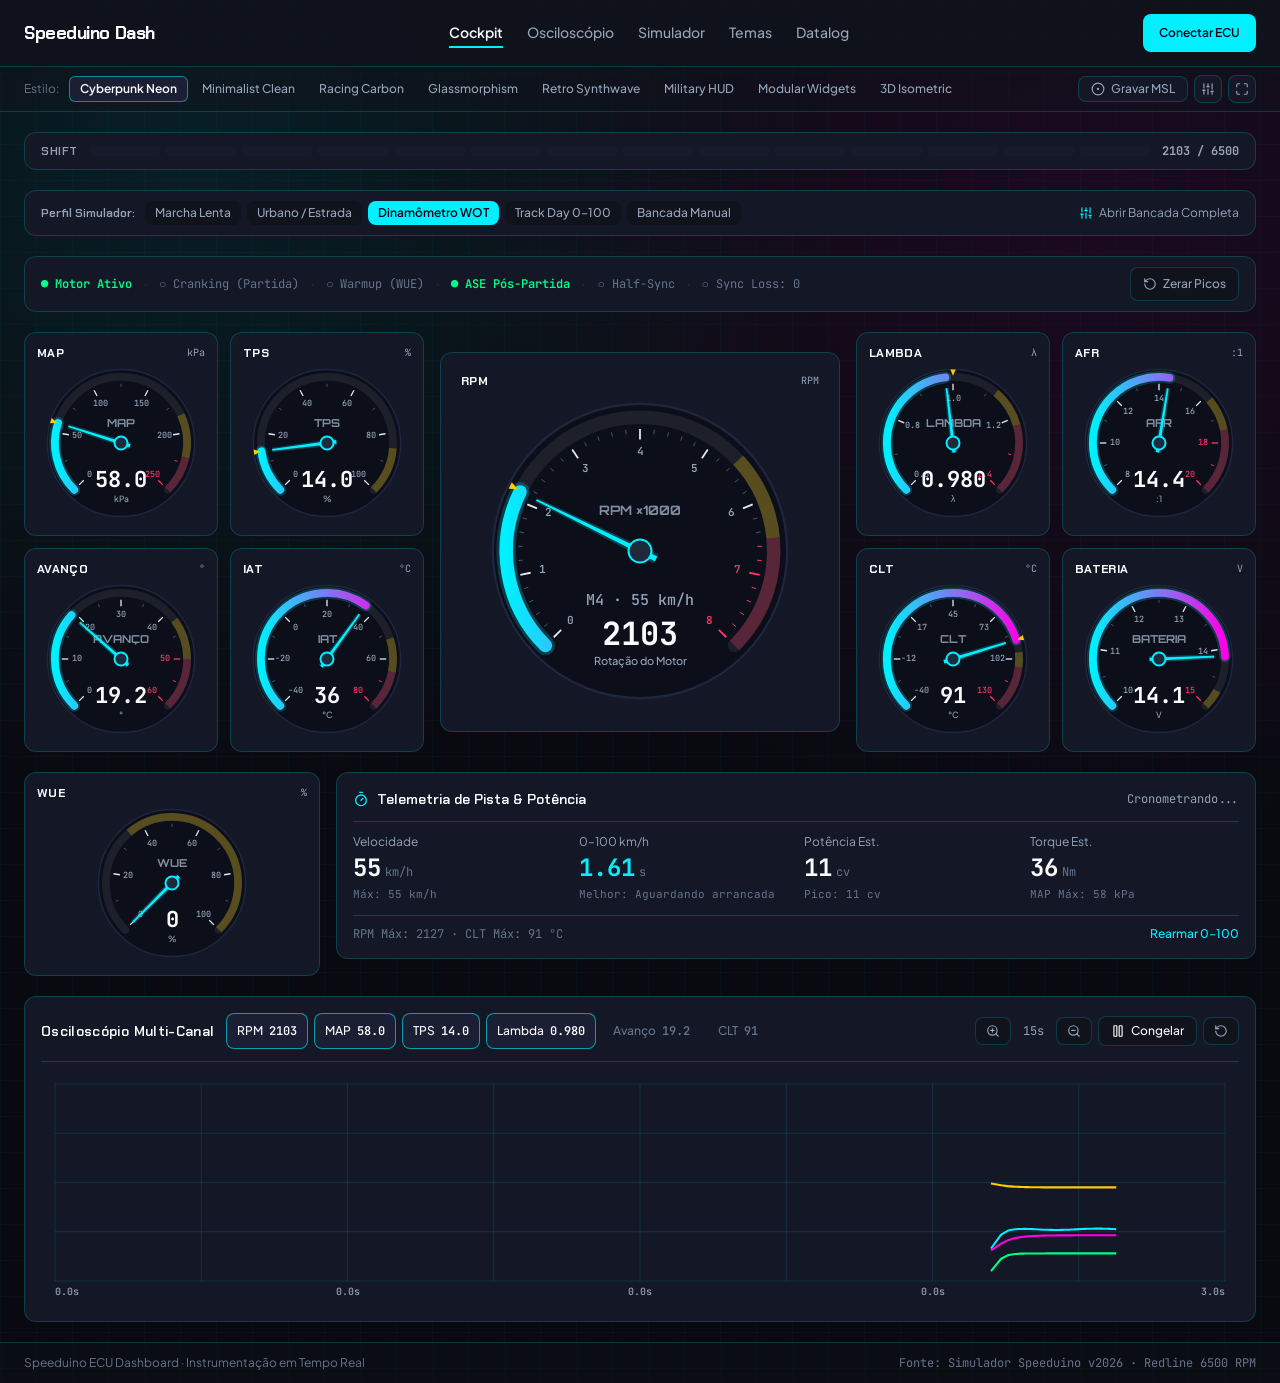
<file: index.html>
<!doctype html>
<html lang="pt-BR">
  <head>
    <meta charset="UTF-8" />
    <meta name="viewport" content="width=device-width, initial-scale=1.0, viewport-fit=cover" />
    <meta name="theme-color" content="#0a0a0f" />
    <title>Speeduino ECU Dashboard</title>
    <meta name="description" content="Painel de telemetria automotiva em tempo real a 60fps para ECUs Speeduino com Web Bluetooth, Web Serial USB, Simulador interativo, Osciloscópio multi-canal, Datalog CSV e 8 temas visuais." />
    <meta property="og:title" content="Speeduino ECU Dashboard" />
    <meta property="og:description" content="Painel de telemetria automotiva em tempo real a 60fps para ECUs Speeduino com Web Bluetooth, Web Serial USB, Simulador interativo, Osciloscópio multi-canal, Datalog CSV e 8 temas visuais." />
    <meta property="og:type" content="website" />
    <meta name="twitter:card" content="summary_large_image" />
    <link rel="preconnect" href="https://fonts.googleapis.com" />
    <link rel="preconnect" href="https://fonts.gstatic.com" crossorigin />
    <link href="https://fonts.googleapis.com/css2?family=Chakra+Petch:wght@500;600;700&family=JetBrains+Mono:wght@400;500;600;700&family=Orbitron:wght@500;700;800&family=Plus+Jakarta+Sans:wght@400;500;600;700&display=swap" rel="stylesheet" />
    <script type="module" crossorigin src="/assets/index-Bc_GqZem.js"></script>
    <link rel="stylesheet" crossorigin href="/assets/index-BJtyPkYw.css">
  </head>
  <body class="antialiased selection:bg-cyan-500/30">
    <div id="root"></div>
  </body>
</html>
</file>
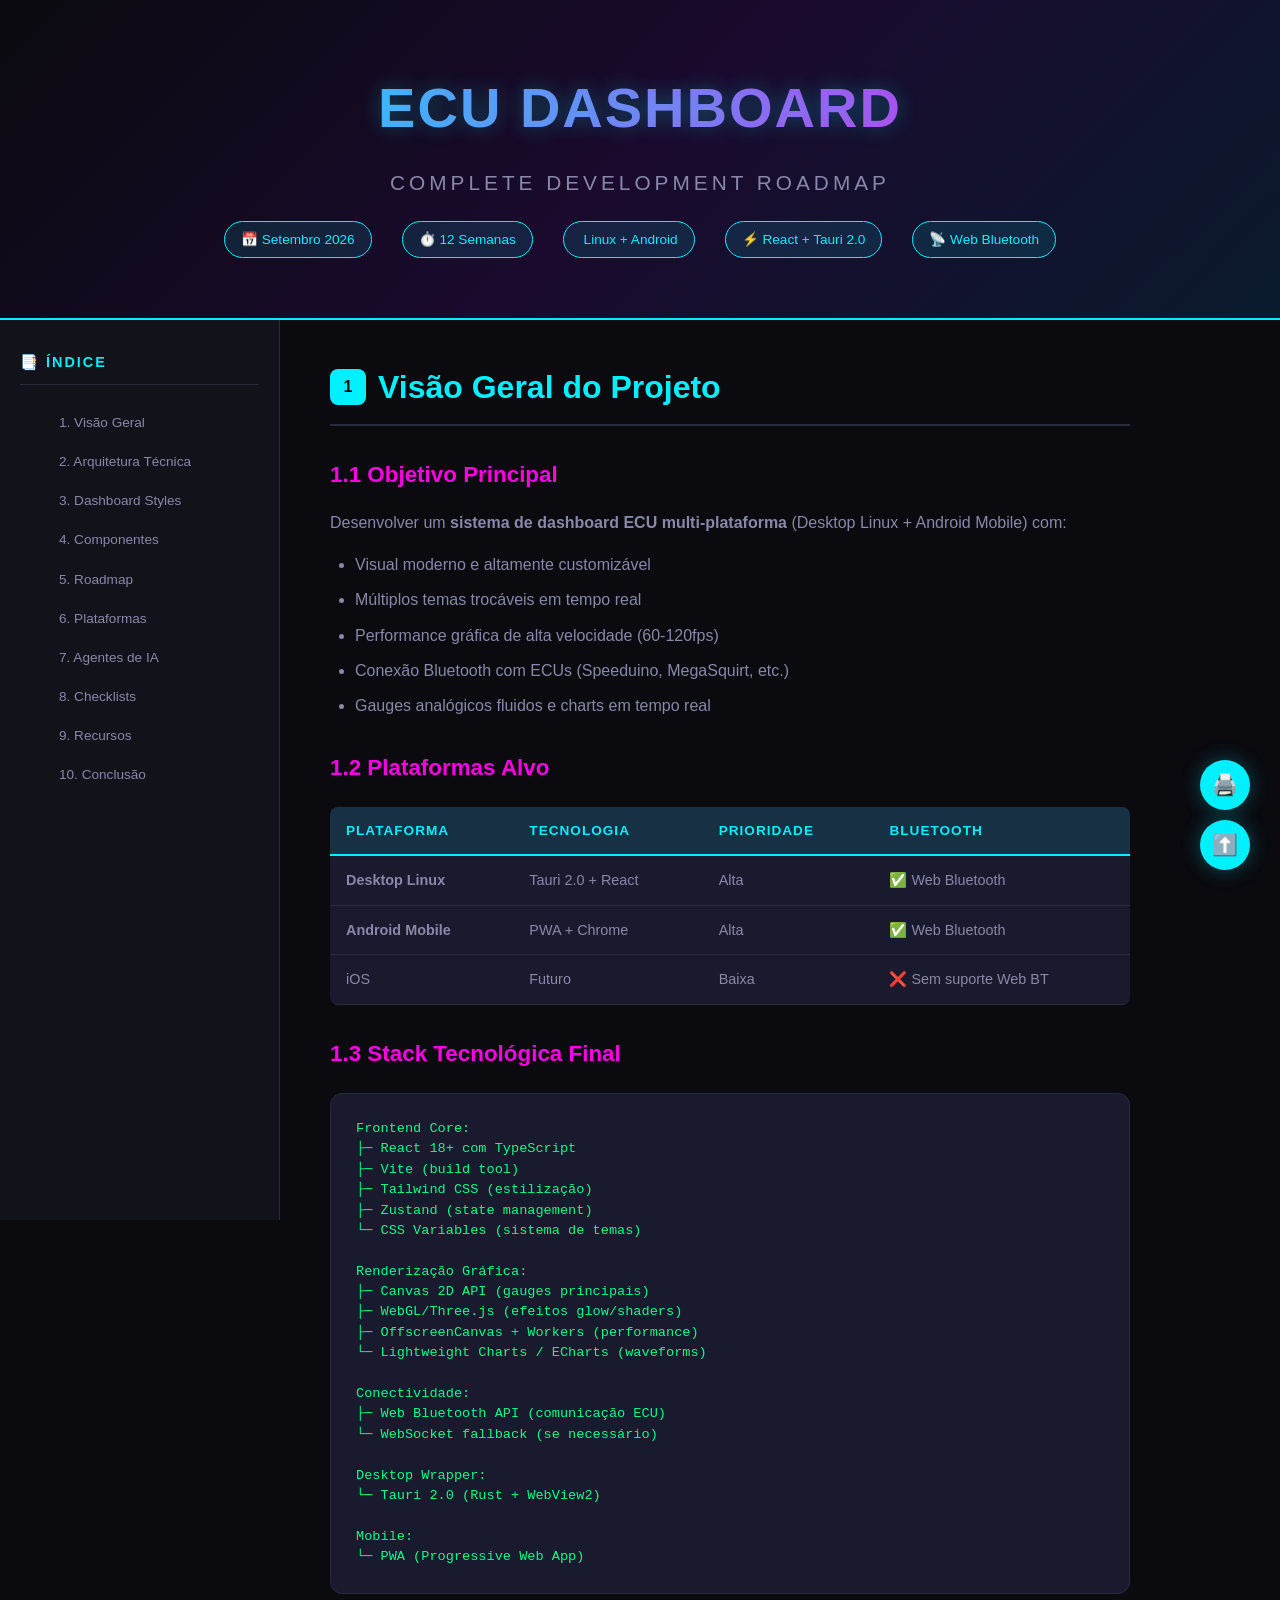
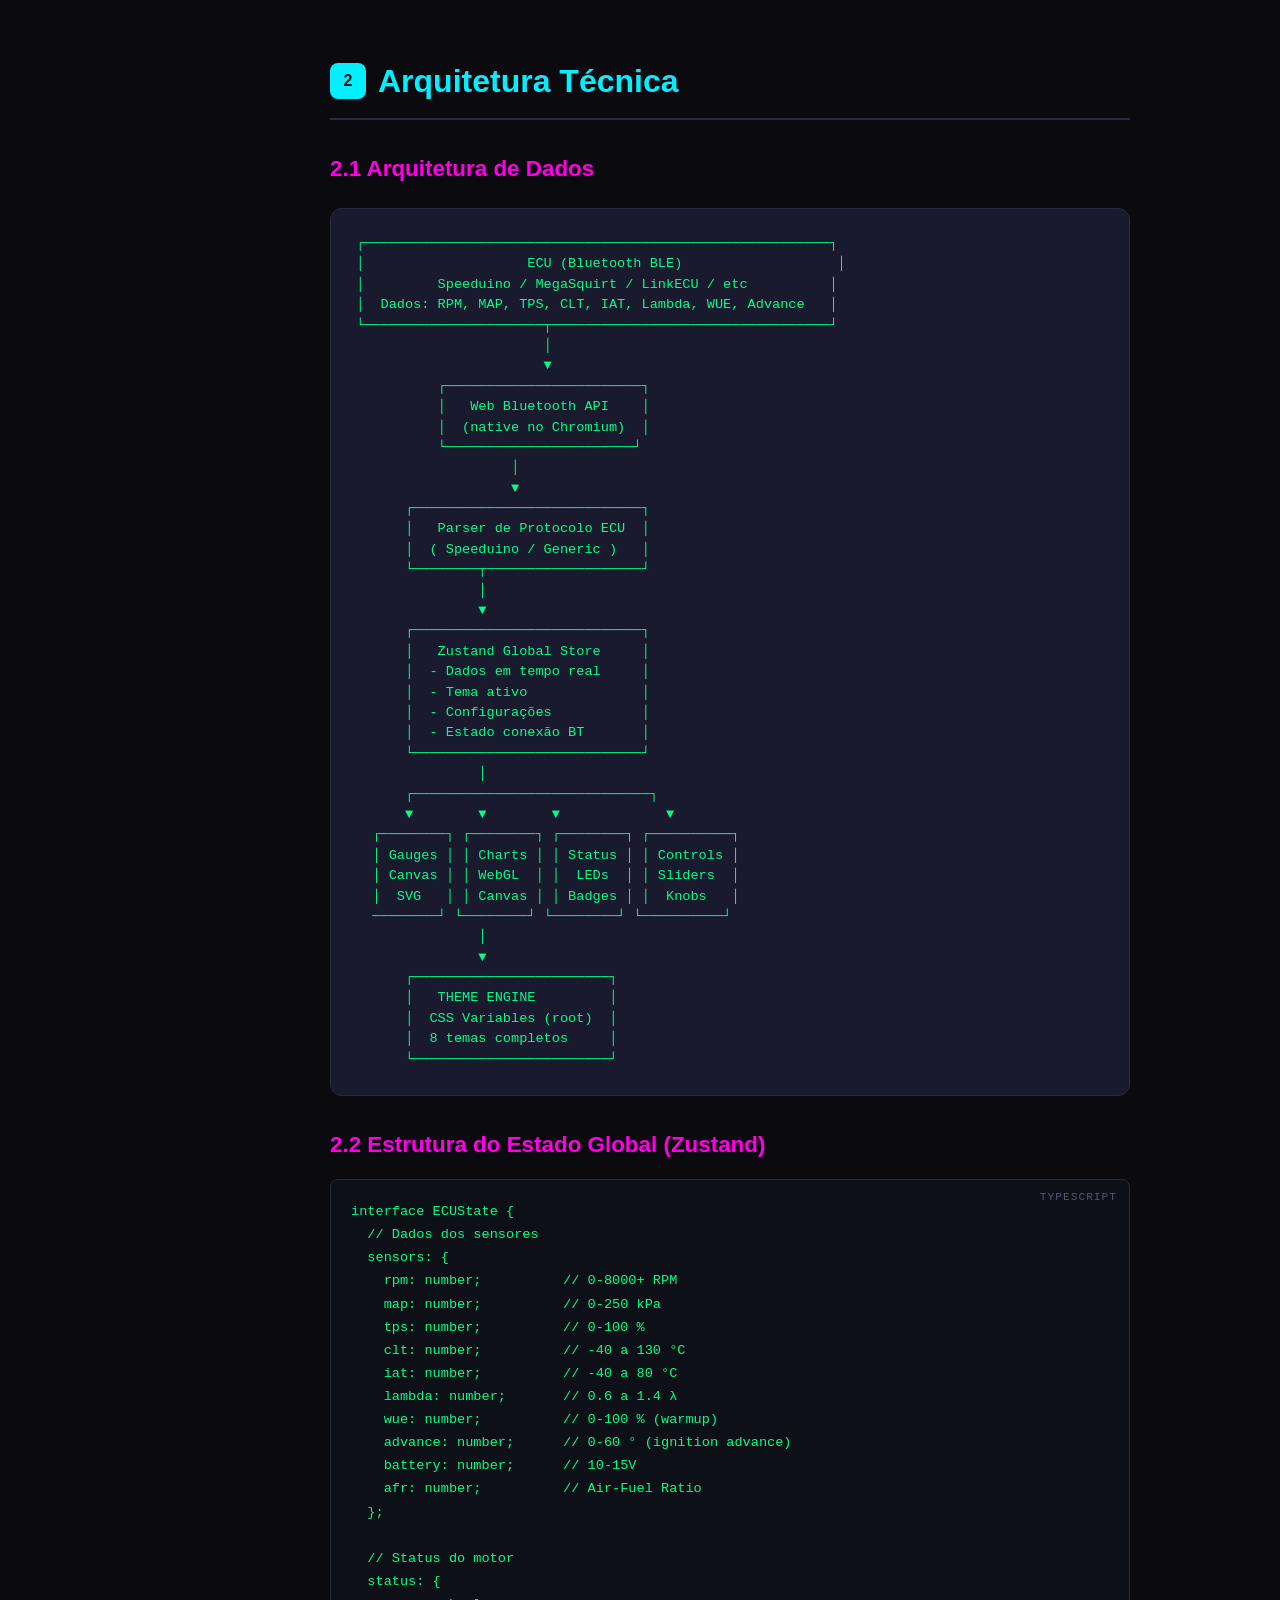
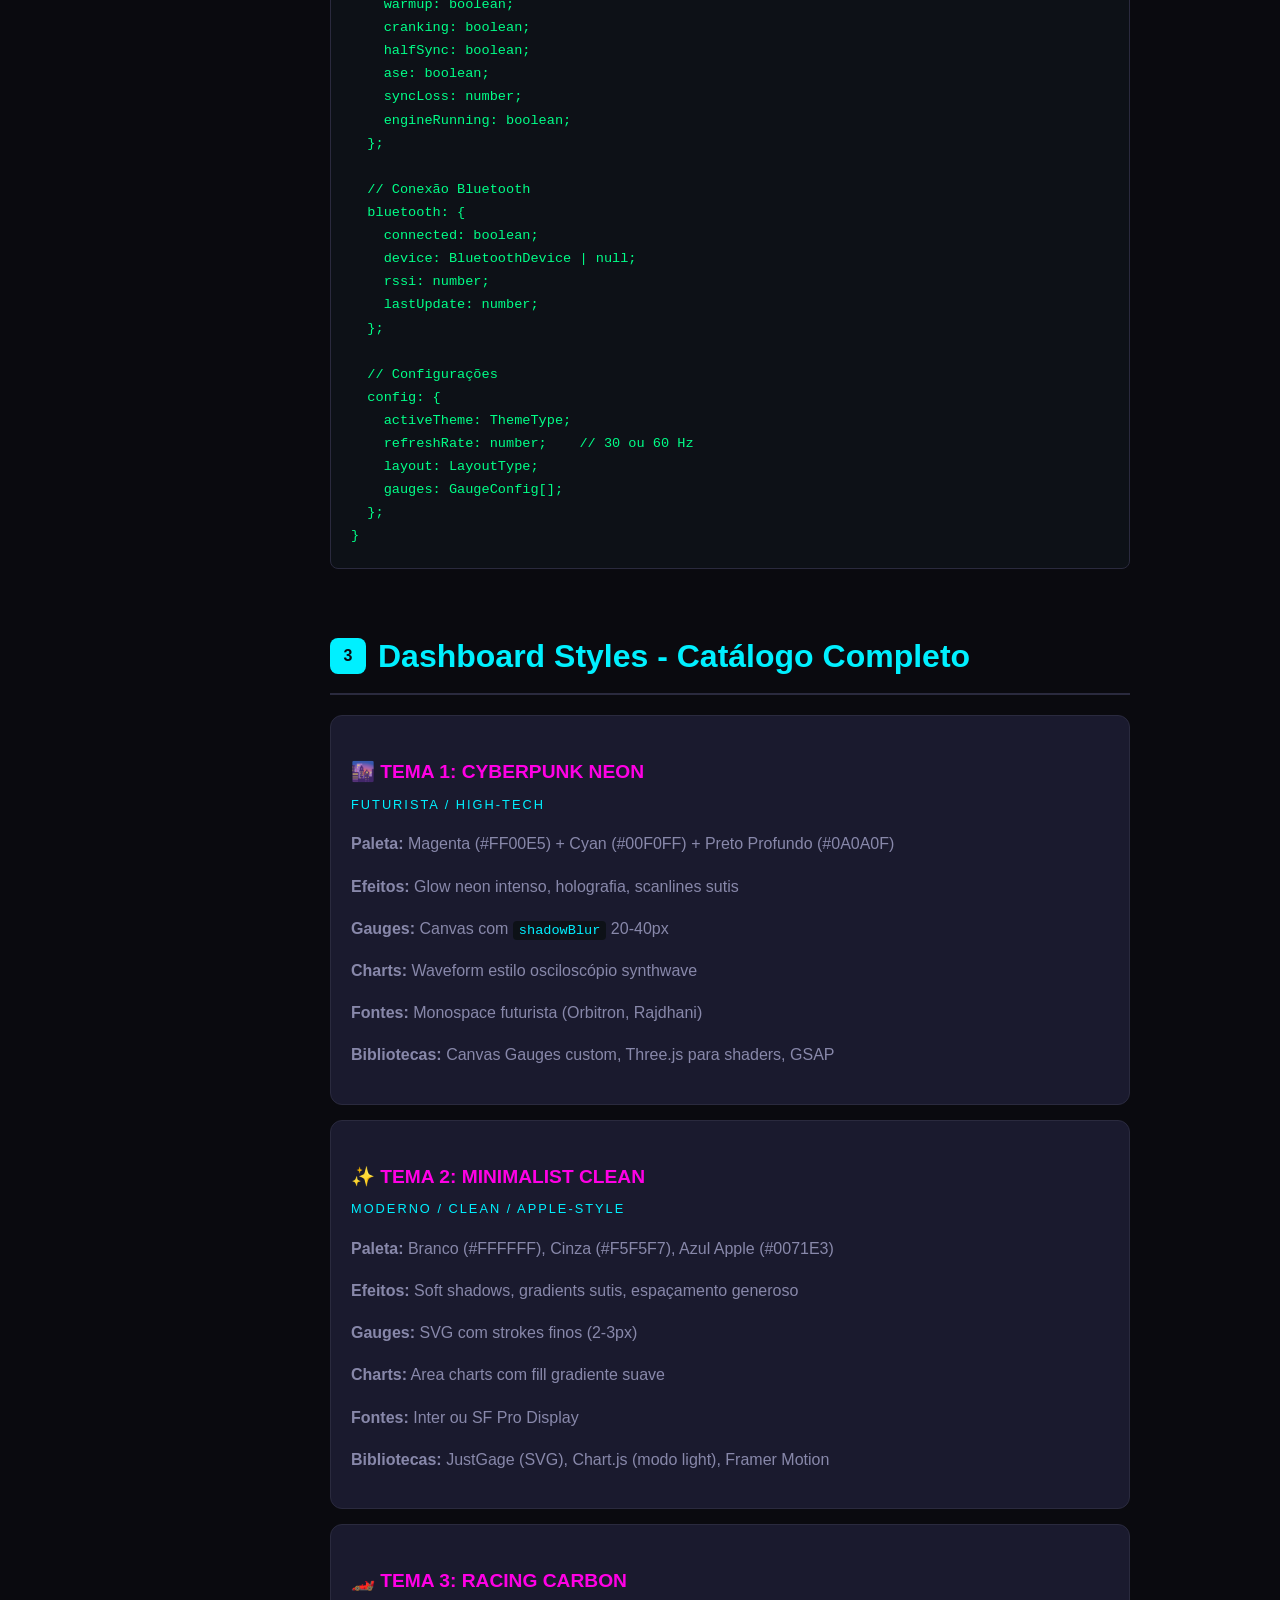
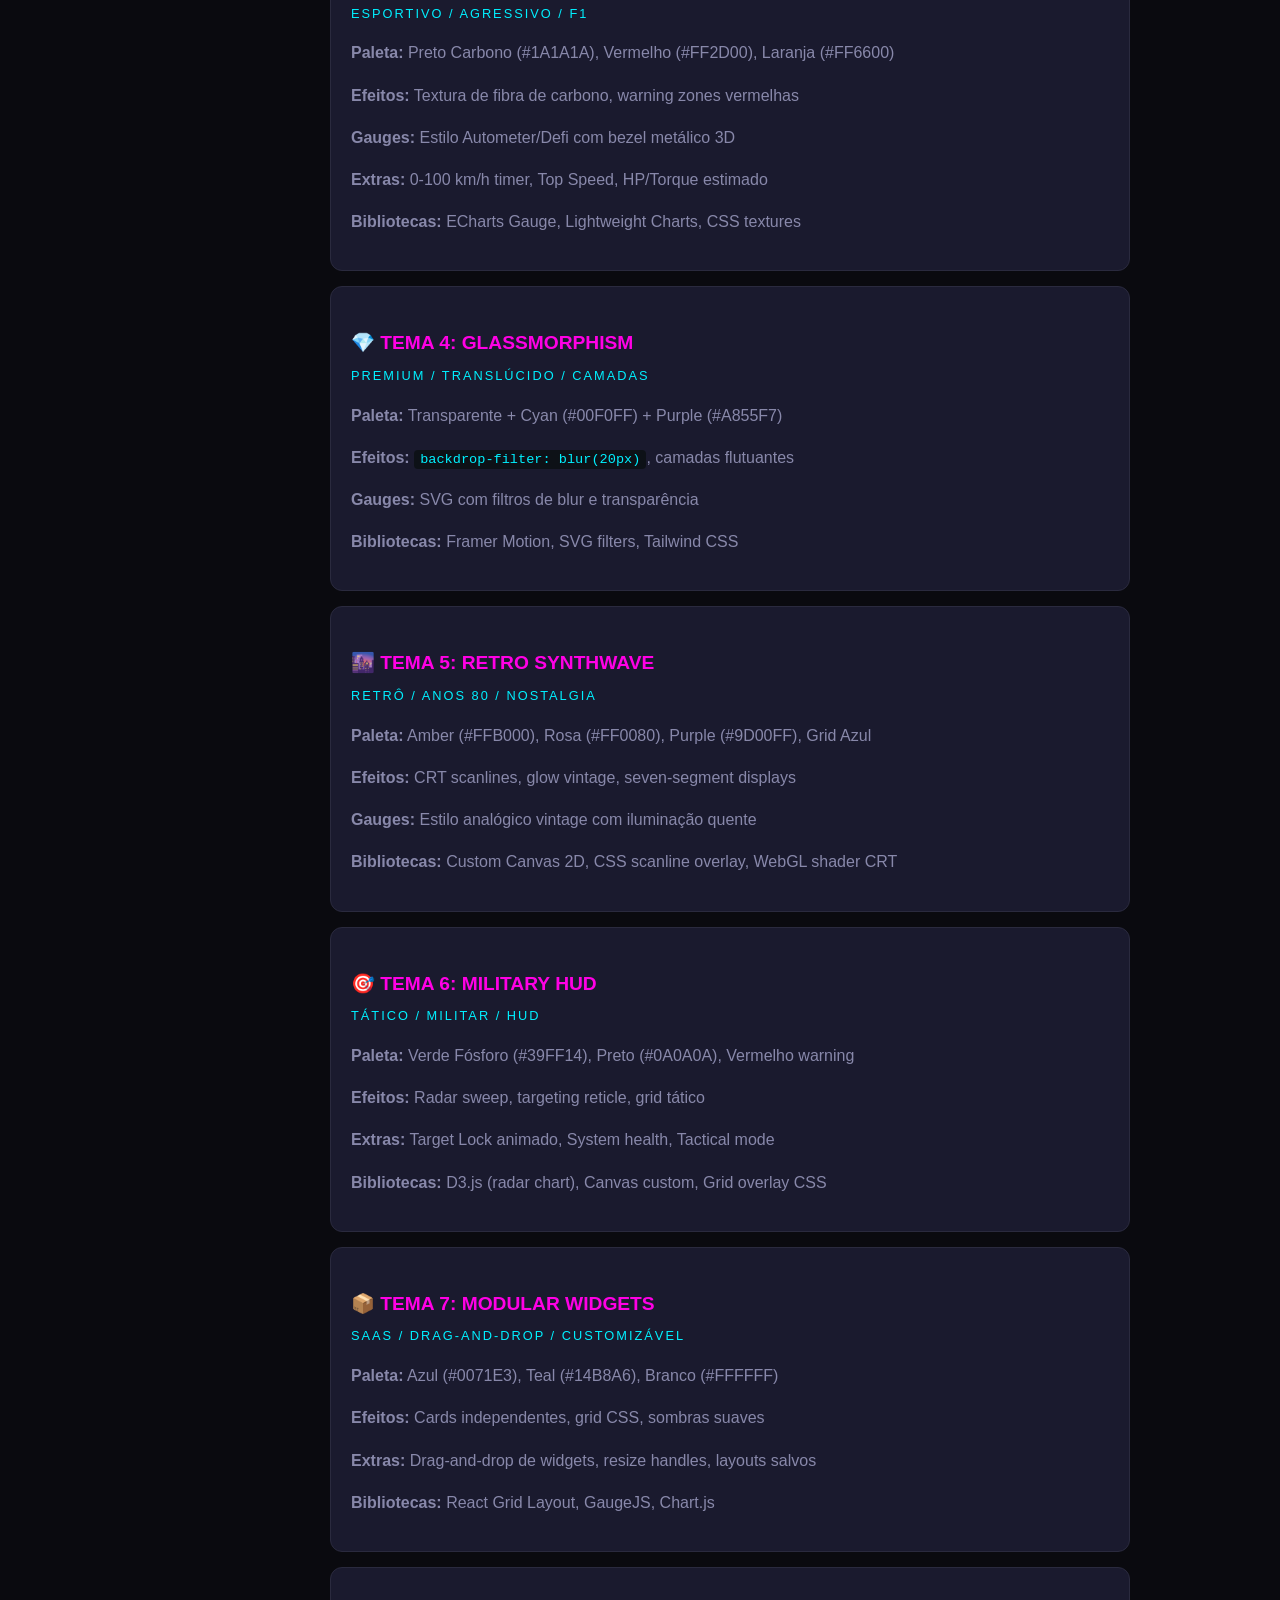
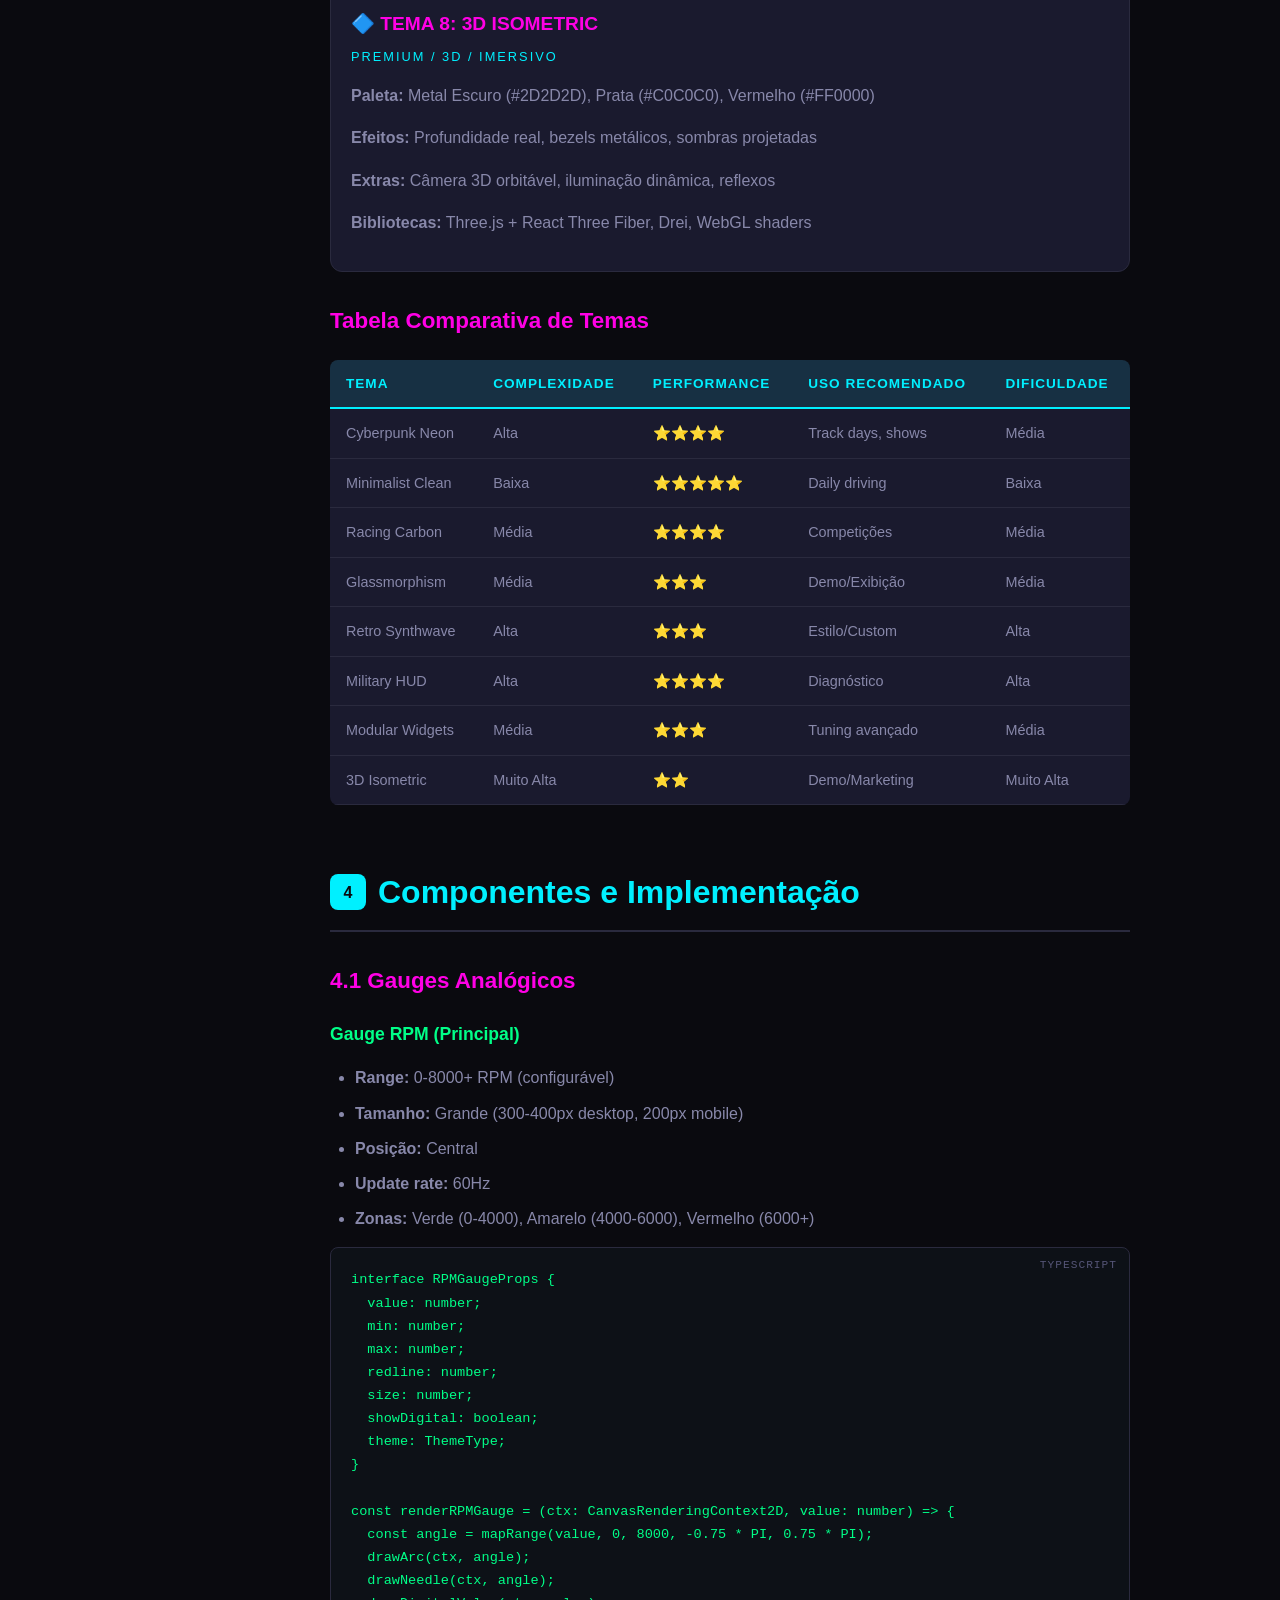
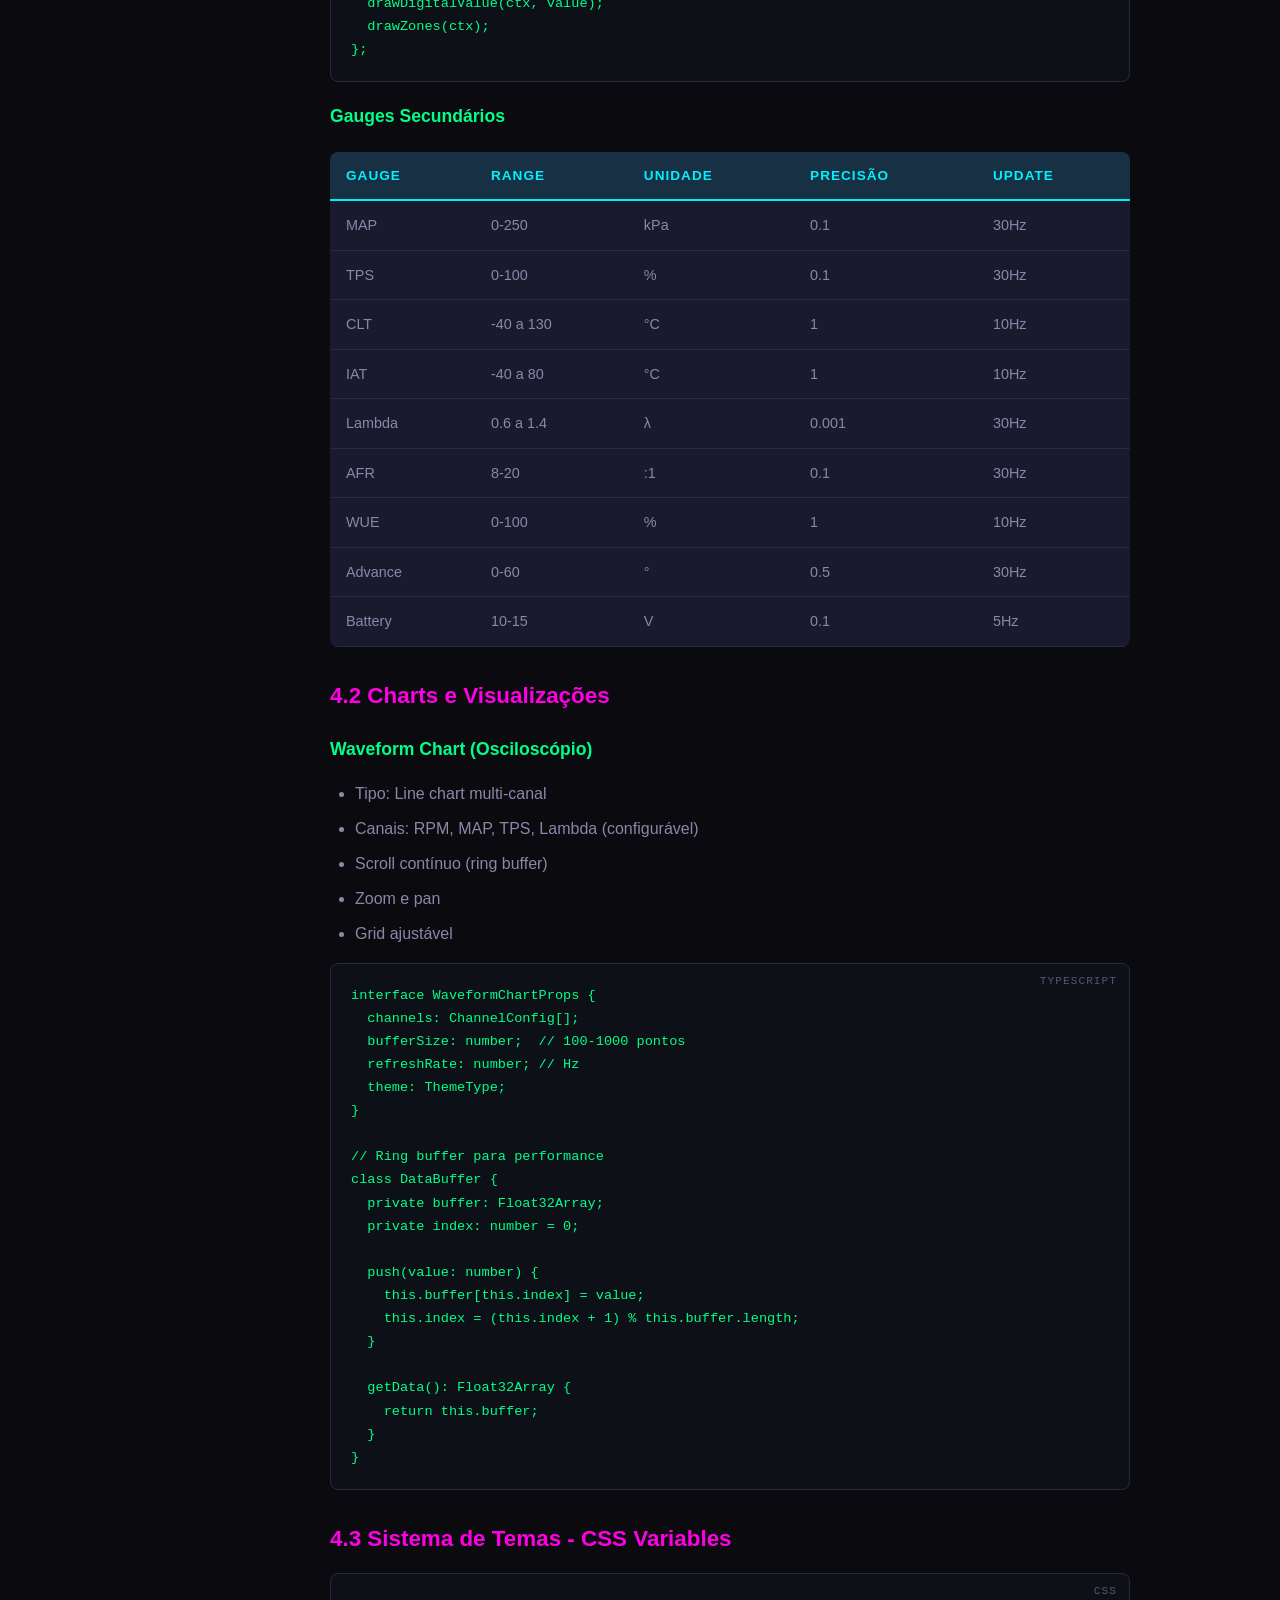
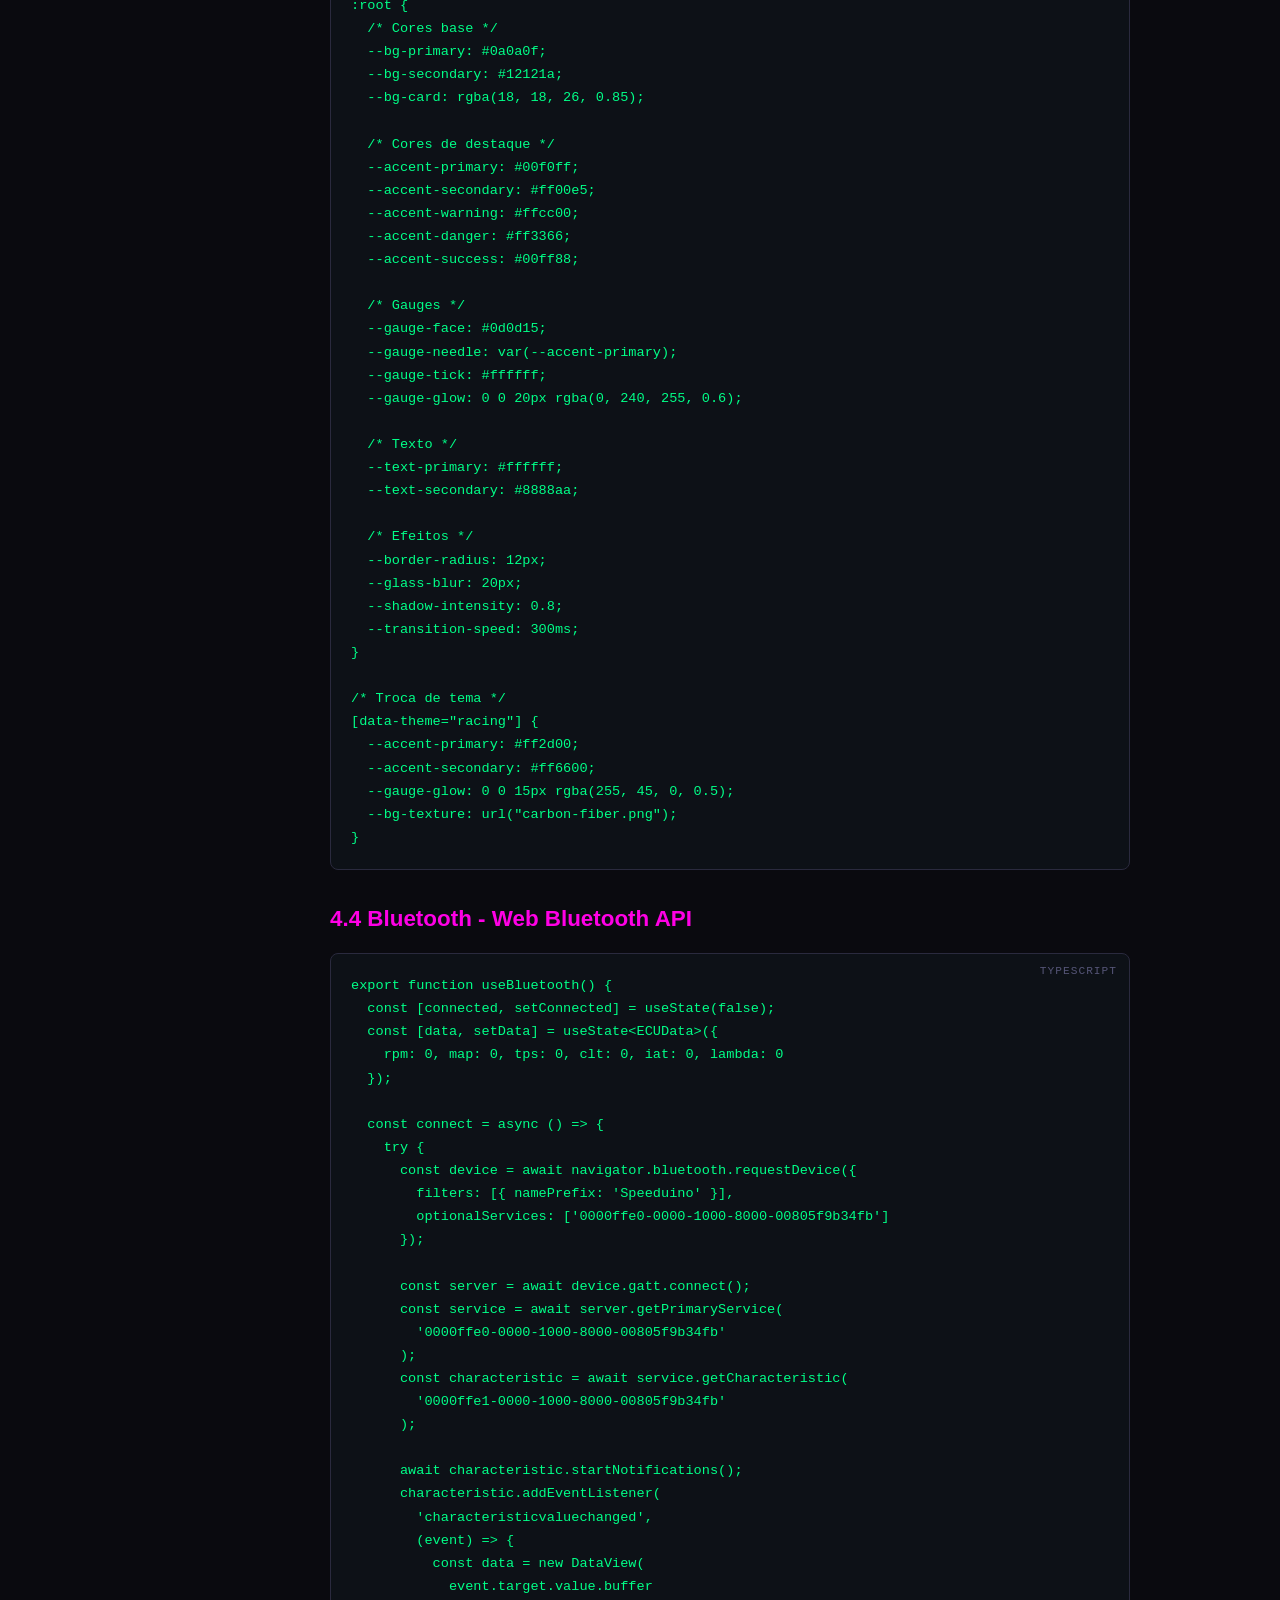
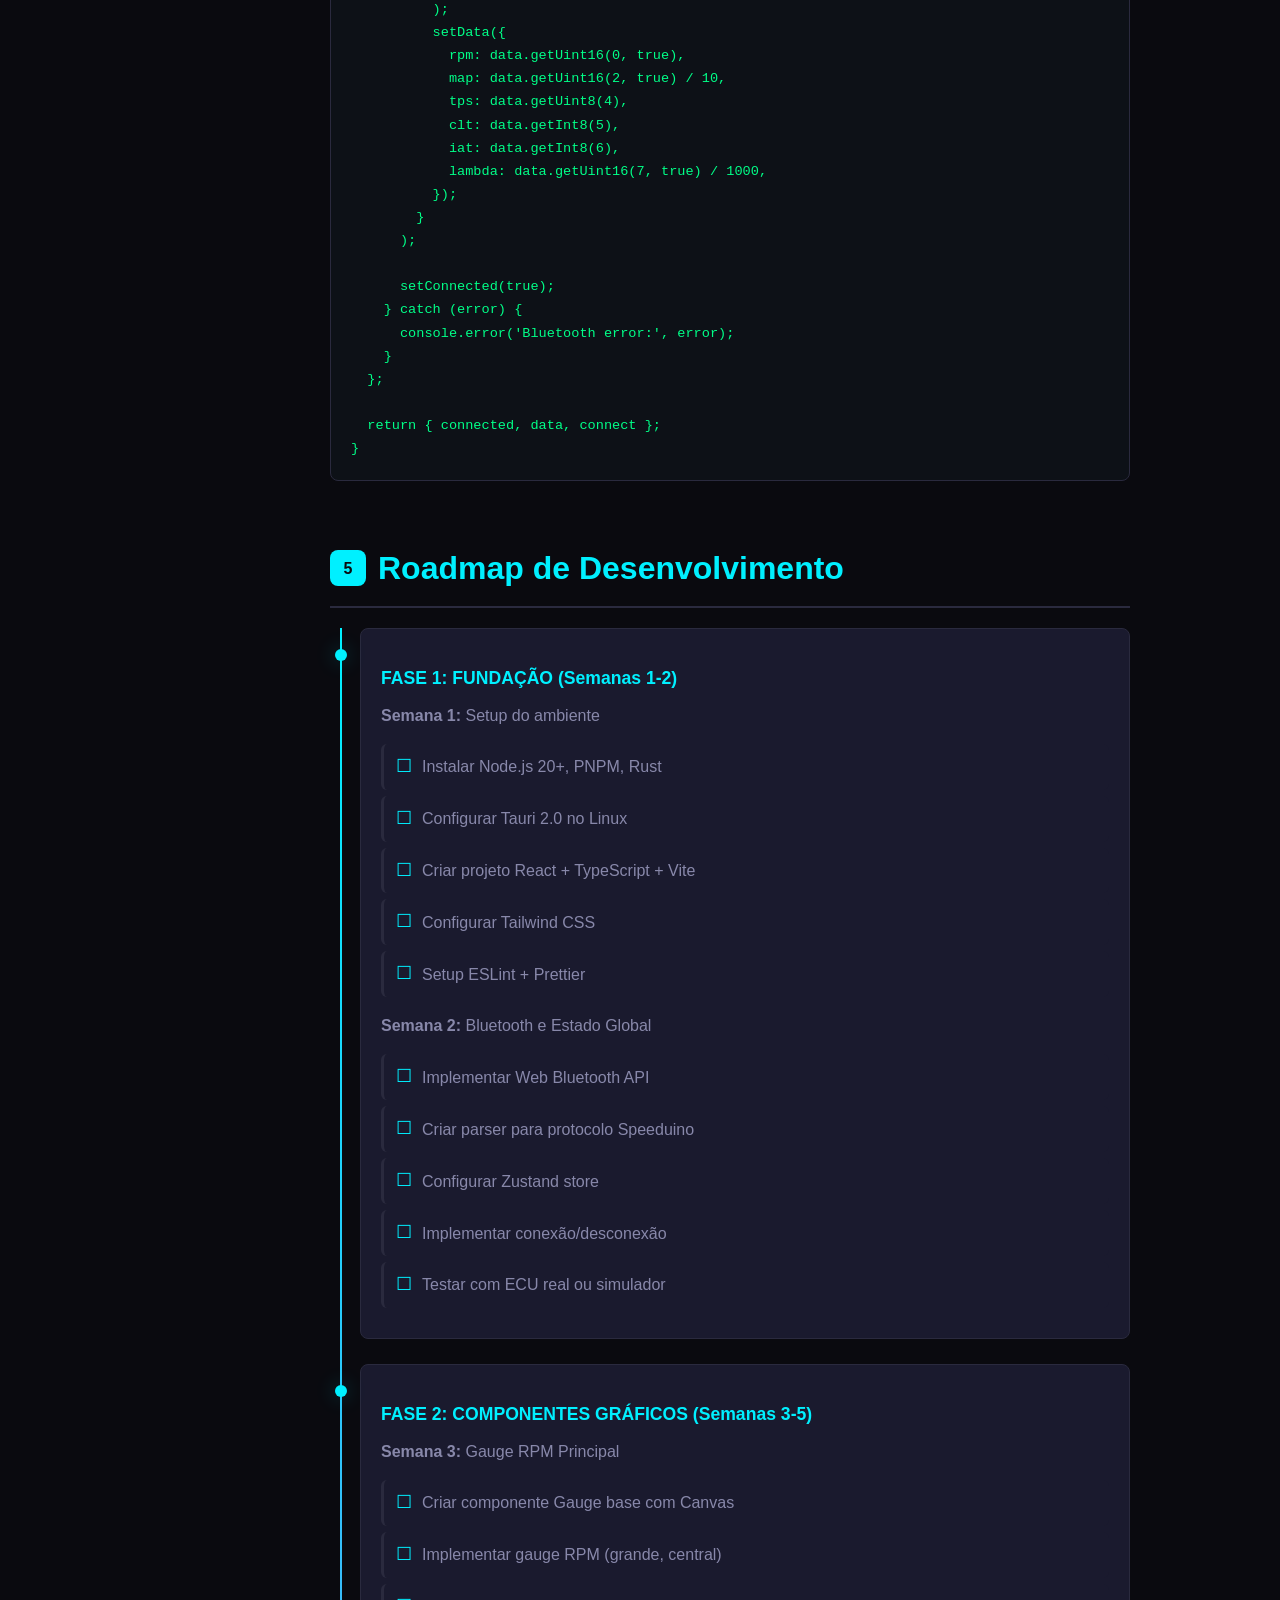
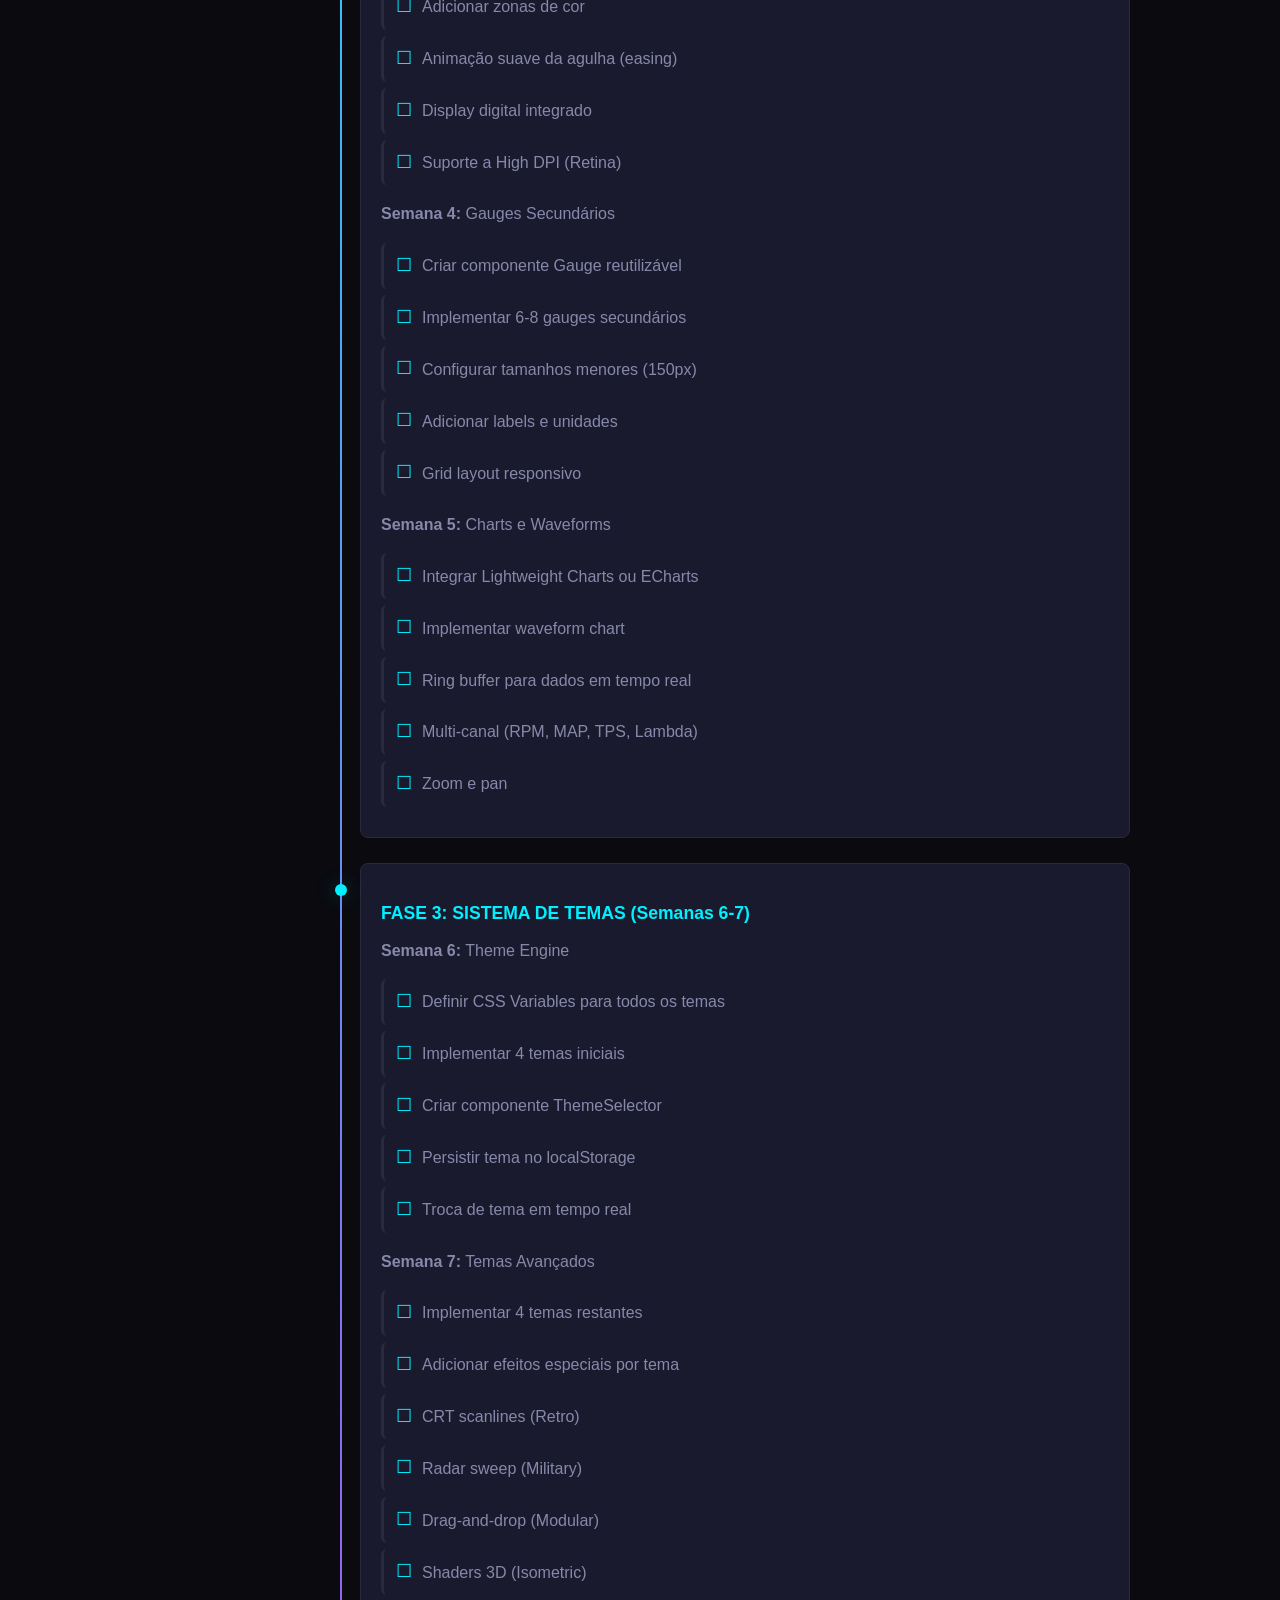
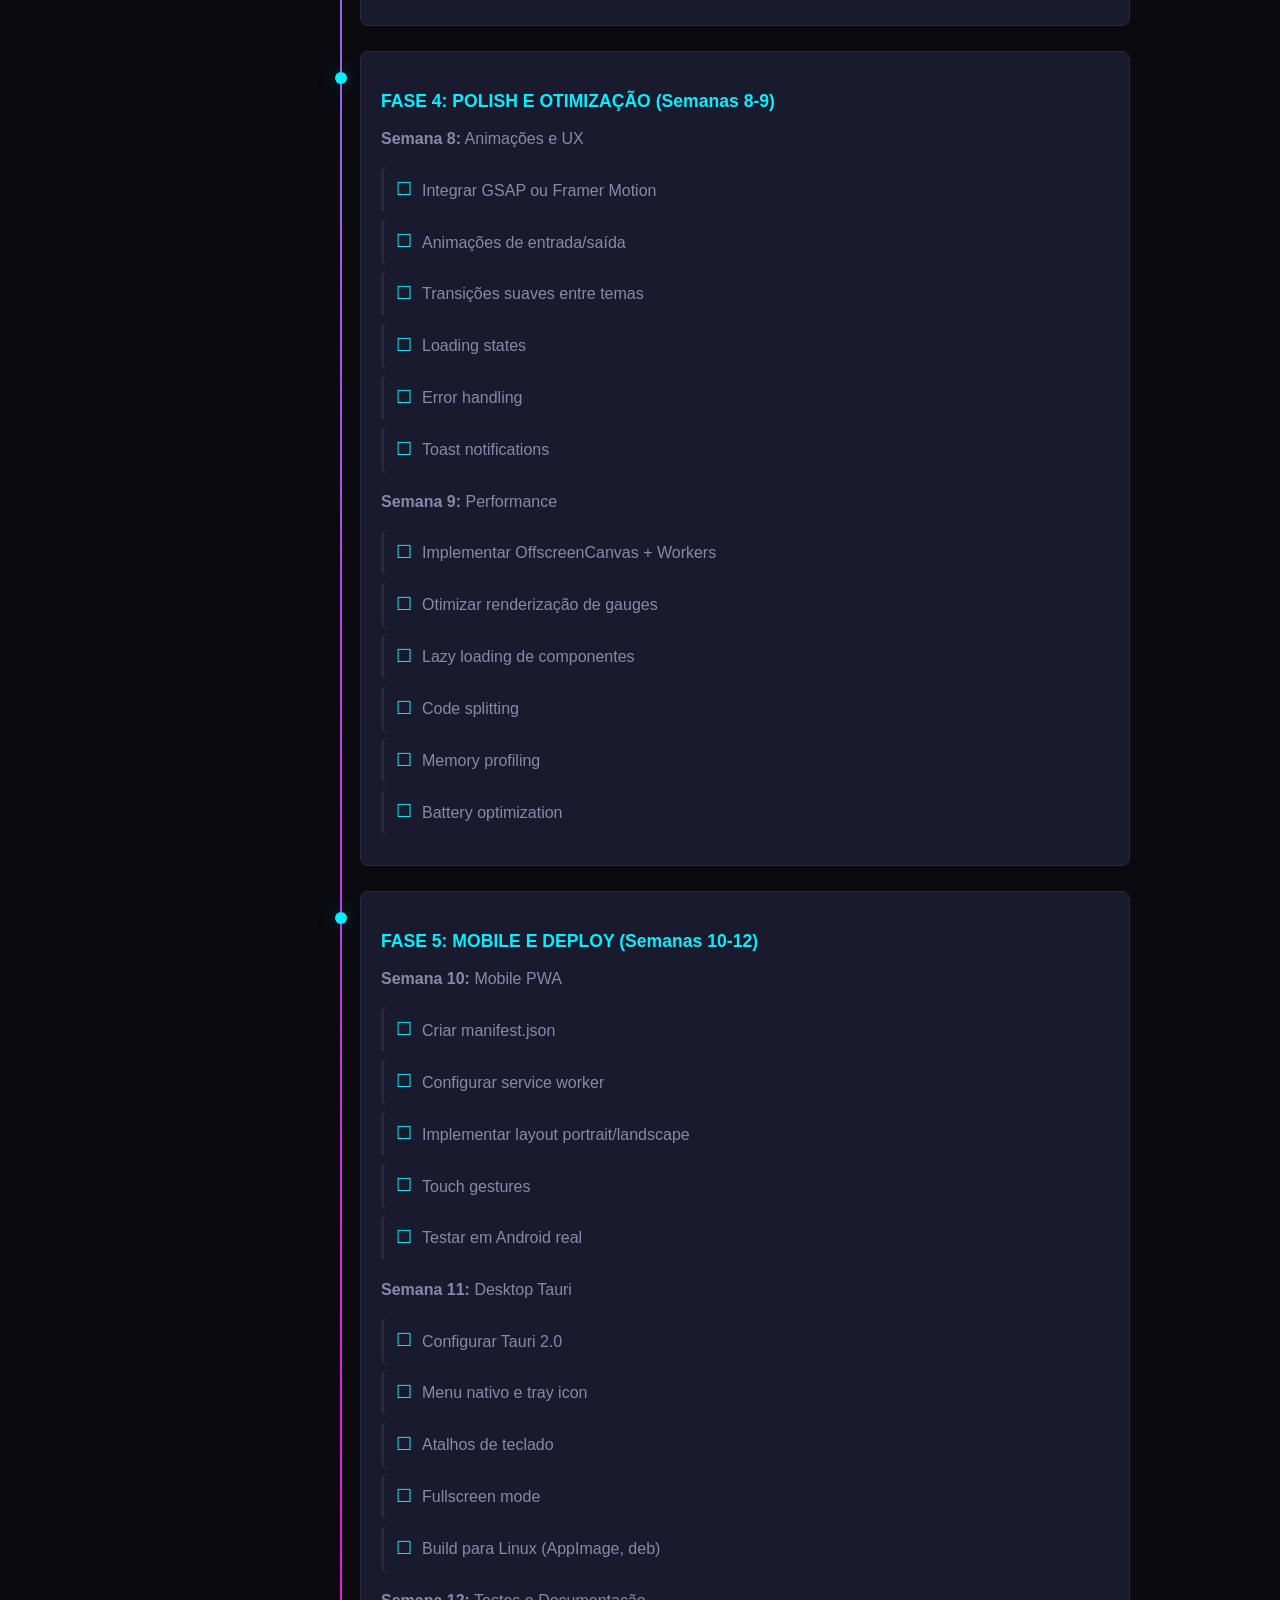
<file: assets/aistudio/Speeduino-Dashboard_46b5e5e2.html>
<!DOCTYPE html>
<html lang="pt-BR">
<head>
<meta charset="UTF-8">
<meta name="viewport" content="width=device-width, initial-scale=1.0">
<title>ECU Dashboard - Complete Development Roadmap</title>
<style>
  :root {
    --bg-primary: #0a0a0f;
    --bg-secondary: #12121a;
    --bg-card: #1a1a2e;
    --bg-code: #0d1117;
    --accent-cyan: #00f0ff;
    --accent-magenta: #ff00e5;
    --accent-green: #00ff88;
    --accent-yellow: #ffcc00;
    --accent-red: #ff3366;
    --accent-orange: #ff6600;
    --text-primary: #ffffff;
    --text-secondary: #8888aa;
    --text-muted: #555577;
    --border-color: #2a2a3e;
    --glow-cyan: 0 0 20px rgba(0, 240, 255, 0.3);
    --glow-magenta: 0 0 20px rgba(255, 0, 229, 0.3);
    --font-mono: 'Courier New', 'Fira Code', monospace;
    --font-sans: -apple-system, BlinkMacSystemFont, 'Segoe UI', Roboto, sans-serif;
  }

  * { margin: 0; padding: 0; box-sizing: border-box; }

  body {
    font-family: var(--font-sans);
    background: var(--bg-primary);
    color: var(--text-primary);
    line-height: 1.7;
    overflow-x: hidden;
  }

  /* Scrollbar */
  ::-webkit-scrollbar { width: 8px; }
  ::-webkit-scrollbar-track { background: var(--bg-primary); }
  ::-webkit-scrollbar-thumb { background: var(--accent-cyan); border-radius: 4px; }

  /* Header */
  .hero {
    background: linear-gradient(135deg, #0a0a0f 0%, #1a0a2e 50%, #0a1a2e 100%);
    padding: 60px 40px;
    text-align: center;
    border-bottom: 2px solid var(--accent-cyan);
    position: relative;
    overflow: hidden;
  }

  .hero::before {
    content: '';
    position: absolute;
    top: 0; left: 0; right: 0; bottom: 0;
    background: 
      linear-gradient(90deg, transparent 49%, rgba(0,240,255,0.03) 50%, transparent 51%),
      linear-gradient(0deg, transparent 49%, rgba(0,240,255,0.03) 50%, transparent 51%);
    background-size: 40px 40px;
    pointer-events: none;
  }

  .hero h1 {
    font-size: 3.5rem;
    font-weight: 900;
    background: linear-gradient(90deg, var(--accent-cyan), var(--accent-magenta));
    -webkit-background-clip: text;
    -webkit-text-fill-color: transparent;
    background-clip: text;
    text-shadow: var(--glow-cyan);
    margin-bottom: 10px;
    letter-spacing: 2px;
  }

  .hero .subtitle {
    font-size: 1.3rem;
    color: var(--text-secondary);
    font-weight: 300;
    letter-spacing: 4px;
    text-transform: uppercase;
  }

  .hero .meta {
    margin-top: 20px;
    display: flex;
    justify-content: center;
    gap: 30px;
    flex-wrap: wrap;
  }

  .hero .meta span {
    background: rgba(0, 240, 255, 0.1);
    border: 1px solid var(--accent-cyan);
    padding: 6px 16px;
    border-radius: 20px;
    font-size: 0.85rem;
    color: var(--accent-cyan);
  }

  /* Layout */
  .layout {
    display: flex;
    max-width: 1400px;
    margin: 0 auto;
  }

  /* Sidebar TOC */
  .sidebar {
    width: 280px;
    position: sticky;
    top: 0;
    height: 100vh;
    overflow-y: auto;
    padding: 30px 20px;
    background: var(--bg-secondary);
    border-right: 1px solid var(--border-color);
    flex-shrink: 0;
  }

  .sidebar h3 {
    color: var(--accent-cyan);
    font-size: 0.9rem;
    text-transform: uppercase;
    letter-spacing: 2px;
    margin-bottom: 20px;
    padding-bottom: 10px;
    border-bottom: 1px solid var(--border-color);
  }

  .sidebar ul { list-style: none; }

  .sidebar li { margin-bottom: 4px; }

  .sidebar a {
    color: var(--text-secondary);
    text-decoration: none;
    font-size: 0.85rem;
    padding: 6px 12px;
    display: block;
    border-radius: 6px;
    transition: all 0.2s;
    border-left: 2px solid transparent;
  }

  .sidebar a:hover {
    color: var(--accent-cyan);
    background: rgba(0, 240, 255, 0.05);
    border-left-color: var(--accent-cyan);
  }

  .sidebar a.active {
    color: var(--accent-cyan);
    background: rgba(0, 240, 255, 0.1);
    border-left-color: var(--accent-cyan);
  }

  /* Main Content */
  .content {
    flex: 1;
    padding: 40px 50px;
    max-width: 900px;
  }

  .section {
    margin-bottom: 60px;
    scroll-margin-top: 20px;
  }

  .section h2 {
    font-size: 2rem;
    color: var(--accent-cyan);
    margin-bottom: 20px;
    padding-bottom: 10px;
    border-bottom: 2px solid var(--border-color);
    display: flex;
    align-items: center;
    gap: 12px;
  }

  .section h2 .num {
    background: var(--accent-cyan);
    color: var(--bg-primary);
    width: 36px;
    height: 36px;
    border-radius: 8px;
    display: flex;
    align-items: center;
    justify-content: center;
    font-size: 1rem;
    font-weight: 900;
    flex-shrink: 0;
  }

  .section h3 {
    font-size: 1.4rem;
    color: var(--accent-magenta);
    margin: 30px 0 15px;
  }

  .section h4 {
    font-size: 1.1rem;
    color: var(--accent-green);
    margin: 20px 0 10px;
  }

  .section p {
    color: var(--text-secondary);
    margin-bottom: 15px;
    font-size: 1rem;
  }

  /* Tables */
  table {
    width: 100%;
    border-collapse: collapse;
    margin: 20px 0;
    background: var(--bg-card);
    border-radius: 8px;
    overflow: hidden;
  }

  th {
    background: rgba(0, 240, 255, 0.1);
    color: var(--accent-cyan);
    padding: 12px 16px;
    text-align: left;
    font-size: 0.85rem;
    text-transform: uppercase;
    letter-spacing: 1px;
    border-bottom: 2px solid var(--accent-cyan);
  }

  td {
    padding: 12px 16px;
    border-bottom: 1px solid var(--border-color);
    color: var(--text-secondary);
    font-size: 0.9rem;
  }

  tr:hover td {
    background: rgba(0, 240, 255, 0.03);
  }

  /* Code blocks */
  pre {
    background: var(--bg-code);
    border: 1px solid var(--border-color);
    border-radius: 8px;
    padding: 20px;
    overflow-x: auto;
    margin: 15px 0;
    position: relative;
  }

  pre::before {
    content: attr(data-lang);
    position: absolute;
    top: 8px;
    right: 12px;
    font-size: 0.7rem;
    color: var(--text-muted);
    text-transform: uppercase;
    letter-spacing: 1px;
  }

  code {
    font-family: var(--font-mono);
    font-size: 0.85rem;
    color: var(--accent-green);
  }

  :not(pre) > code {
    background: var(--bg-code);
    padding: 2px 6px;
    border-radius: 4px;
    font-size: 0.85rem;
    color: var(--accent-cyan);
  }

  /* Lists */
  ul, ol {
    margin: 15px 0;
    padding-left: 25px;
    color: var(--text-secondary);
  }

  li { margin-bottom: 8px; }

  /* Checklists */
  .checklist {
    list-style: none;
    padding-left: 0;
  }

  .checklist li {
    padding: 8px 12px;
    background: var(--bg-card);
    border-radius: 6px;
    margin-bottom: 6px;
    border-left: 3px solid var(--border-color);
    display: flex;
    align-items: center;
    gap: 10px;
  }

  .checklist li::before {
    content: '☐';
    color: var(--accent-cyan);
    font-size: 1.1rem;
  }

  .checklist li.done::before {
    content: '✅';
  }

  /* Cards */
  .card-grid {
    display: grid;
    grid-template-columns: repeat(auto-fit, minmax(280px, 1fr));
    gap: 20px;
    margin: 20px 0;
  }

  .card {
    background: var(--bg-card);
    border: 1px solid var(--border-color);
    border-radius: 12px;
    padding: 20px;
    transition: all 0.3s;
  }

  .card:hover {
    border-color: var(--accent-cyan);
    box-shadow: var(--glow-cyan);
    transform: translateY(-2px);
  }

  .card h4 {
    color: var(--accent-cyan);
    margin-bottom: 10px;
    font-size: 1.1rem;
  }

  .card p {
    font-size: 0.9rem;
    margin-bottom: 10px;
  }

  .card .tag {
    display: inline-block;
    background: rgba(0, 240, 255, 0.1);
    color: var(--accent-cyan);
    padding: 3px 10px;
    border-radius: 12px;
    font-size: 0.75rem;
    margin-right: 5px;
  }

  /* Architecture diagrams */
  .diagram {
    background: var(--bg-card);
    border: 1px solid var(--border-color);
    border-radius: 12px;
    padding: 25px;
    margin: 20px 0;
    font-family: var(--font-mono);
    font-size: 0.85rem;
    color: var(--accent-green);
    line-height: 1.5;
    white-space: pre;
    overflow-x: auto;
  }

  /* Alerts */
  .alert {
    padding: 15px 20px;
    border-radius: 8px;
    margin: 20px 0;
    border-left: 4px solid;
  }

  .alert-info {
    background: rgba(0, 240, 255, 0.05);
    border-color: var(--accent-cyan);
    color: var(--accent-cyan);
  }

  .alert-warning {
    background: rgba(255, 204, 0, 0.05);
    border-color: var(--accent-yellow);
    color: var(--accent-yellow);
  }

  .alert-danger {
    background: rgba(255, 51, 102, 0.05);
    border-color: var(--accent-red);
    color: var(--accent-red);
  }

  .alert-success {
    background: rgba(0, 255, 136, 0.05);
    border-color: var(--accent-green);
    color: var(--accent-green);
  }

  /* Theme cards */
  .theme-card {
    background: var(--bg-card);
    border: 1px solid var(--border-color);
    border-radius: 12px;
    padding: 20px;
    margin-bottom: 15px;
  }

  .theme-card h4 {
    color: var(--accent-magenta);
    font-size: 1.2rem;
    margin-bottom: 5px;
  }

  .theme-card .category {
    color: var(--accent-cyan);
    font-size: 0.8rem;
    text-transform: uppercase;
    letter-spacing: 2px;
    margin-bottom: 15px;
  }

  /* Buttons */
  .btn {
    display: inline-block;
    padding: 10px 24px;
    background: var(--accent-cyan);
    color: var(--bg-primary);
    border: none;
    border-radius: 8px;
    font-weight: 700;
    cursor: pointer;
    text-decoration: none;
    transition: all 0.3s;
    font-size: 0.9rem;
  }

  .btn:hover {
    box-shadow: var(--glow-cyan);
    transform: translateY(-1px);
  }

  .btn-magenta {
    background: var(--accent-magenta);
  }

  /* Floating action */
  .fab {
    position: fixed;
    bottom: 30px;
    right: 30px;
    display: flex;
    flex-direction: column;
    gap: 10px;
    z-index: 100;
  }

  .fab button {
    width: 50px;
    height: 50px;
    border-radius: 50%;
    border: none;
    background: var(--accent-cyan);
    color: var(--bg-primary);
    font-size: 1.3rem;
    cursor: pointer;
    box-shadow: var(--glow-cyan);
    transition: all 0.3s;
  }

  .fab button:hover {
    transform: scale(1.1);
  }

  /* Responsive */
  @media (max-width: 1024px) {
    .sidebar { display: none; }
    .content { padding: 30px 20px; }
    .hero h1 { font-size: 2.2rem; }
  }

  @media print {
    .sidebar, .fab { display: none; }
    .content { padding: 20px; max-width: 100%; }
    body { background: white; color: black; }
    .hero { background: #1a1a2e; }
    pre, code { background: #f0f0f0; color: #333; }
  }

  /* Animations */
  @keyframes pulse {
    0%, 100% { opacity: 1; }
    50% { opacity: 0.5; }
  }

  .pulse { animation: pulse 2s infinite; }

  /* Phase timeline */
  .timeline {
    position: relative;
    padding-left: 30px;
    margin: 20px 0;
  }

  .timeline::before {
    content: '';
    position: absolute;
    left: 10px;
    top: 0;
    bottom: 0;
    width: 2px;
    background: linear-gradient(to bottom, var(--accent-cyan), var(--accent-magenta));
  }

  .timeline-item {
    position: relative;
    margin-bottom: 25px;
    padding: 15px 20px;
    background: var(--bg-card);
    border-radius: 8px;
    border: 1px solid var(--border-color);
  }

  .timeline-item::before {
    content: '';
    position: absolute;
    left: -26px;
    top: 20px;
    width: 12px;
    height: 12px;
    border-radius: 50%;
    background: var(--accent-cyan);
    box-shadow: var(--glow-cyan);
  }

  .timeline-item h4 {
    color: var(--accent-cyan);
    margin-bottom: 8px;
  }
</style>
</head>
<body>

<!-- HERO -->
<header class="hero">
  <h1>ECU DASHBOARD</h1>
  <p class="subtitle">Complete Development Roadmap</p>
  <div class="meta">
    <span>📅 Setembro 2026</span>
    <span>⏱️ 12 Semanas</span>
    <span>️ Linux + Android</span>
    <span>⚡ React + Tauri 2.0</span>
    <span>📡 Web Bluetooth</span>
  </div>
</header>

<div class="layout">

<!-- SIDEBAR TOC -->
<aside class="sidebar">
  <h3>📑 Índice</h3>
  <ul>
    <li><a href="#visao-geral">1. Visão Geral</a></li>
    <li><a href="#arquitetura">2. Arquitetura Técnica</a></li>
    <li><a href="#temas">3. Dashboard Styles</a></li>
    <li><a href="#componentes">4. Componentes</a></li>
    <li><a href="#roadmap">5. Roadmap</a></li>
    <li><a href="#plataformas">6. Plataformas</a></li>
    <li><a href="#agentes">7. Agentes de IA</a></li>
    <li><a href="#checklists">8. Checklists</a></li>
    <li><a href="#recursos">9. Recursos</a></li>
    <li><a href="#conclusao">10. Conclusão</a></li>
  </ul>
</aside>

<!-- MAIN CONTENT -->
<main class="content">

<!-- SEÇÃO 1 -->
<section class="section" id="visao-geral">
  <h2><span class="num">1</span> Visão Geral do Projeto</h2>
  
  <h3>1.1 Objetivo Principal</h3>
  <p>Desenvolver um <strong>sistema de dashboard ECU multi-plataforma</strong> (Desktop Linux + Android Mobile) com:</p>
  <ul>
    <li>Visual moderno e altamente customizável</li>
    <li>Múltiplos temas trocáveis em tempo real</li>
    <li>Performance gráfica de alta velocidade (60-120fps)</li>
    <li>Conexão Bluetooth com ECUs (Speeduino, MegaSquirt, etc.)</li>
    <li>Gauges analógicos fluidos e charts em tempo real</li>
  </ul>

  <h3>1.2 Plataformas Alvo</h3>
  <table>
    <thead>
      <tr><th>Plataforma</th><th>Tecnologia</th><th>Prioridade</th><th>Bluetooth</th></tr>
    </thead>
    <tbody>
      <tr><td><strong>Desktop Linux</strong></td><td>Tauri 2.0 + React</td><td>Alta</td><td>✅ Web Bluetooth</td></tr>
      <tr><td><strong>Android Mobile</strong></td><td>PWA + Chrome</td><td>Alta</td><td>✅ Web Bluetooth</td></tr>
      <tr><td>iOS</td><td>Futuro</td><td>Baixa</td><td>❌ Sem suporte Web BT</td></tr>
    </tbody>
  </table>

  <h3>1.3 Stack Tecnológica Final</h3>
  <div class="diagram">Frontend Core:
├─ React 18+ com TypeScript
├─ Vite (build tool)
├─ Tailwind CSS (estilização)
├─ Zustand (state management)
└─ CSS Variables (sistema de temas)

Renderização Gráfica:
├─ Canvas 2D API (gauges principais)
├─ WebGL/Three.js (efeitos glow/shaders)
├─ OffscreenCanvas + Workers (performance)
└─ Lightweight Charts / ECharts (waveforms)

Conectividade:
├─ Web Bluetooth API (comunicação ECU)
└─ WebSocket fallback (se necessário)

Desktop Wrapper:
└─ Tauri 2.0 (Rust + WebView2)

Mobile:
└─ PWA (Progressive Web App)</div>
</section>

<!-- SEÇÃO 2 -->
<section class="section" id="arquitetura">
  <h2><span class="num">2</span> Arquitetura Técnica</h2>

  <h3>2.1 Arquitetura de Dados</h3>
  <div class="diagram">┌─────────────────────────────────────────────────────────┐
│                    ECU (Bluetooth BLE)                   │
│         Speeduino / MegaSquirt / LinkECU / etc          │
│  Dados: RPM, MAP, TPS, CLT, IAT, Lambda, WUE, Advance   │
└──────────────────────┬──────────────────────────────────┘
                       │
                       ▼
          ┌────────────────────────┐
          │   Web Bluetooth API    │
          │  (native no Chromium)  │
          └───────────────────────┘
                   │
                   ▼
      ┌────────────────────────────┐
      │   Parser de Protocolo ECU  │
      │  ( Speeduino / Generic )   │
      └────────┬───────────────────┘
               │
               ▼
      ┌────────────────────────────┐
      │   Zustand Global Store     │
      │  - Dados em tempo real     │
      │  - Tema ativo              │
      │  - Configurações           │
      │  - Estado conexão BT       │
      └────────────────────────────┘
               │
      ┌─────────────────────────────┐
      ▼        ▼        ▼             ▼
  ┌────────┐ ┌────────┐ ┌────────┐ ┌──────────┐
  │ Gauges │ │ Charts │ │ Status │ │ Controls │
  │ Canvas │ │ WebGL  │ │  LEDs  │ │ Sliders  │
  │  SVG   │ │ Canvas │ │ Badges │ │  Knobs   │
  ────────┘ └────────┘ └────────┘ └──────────┘
               │
               ▼
      ┌────────────────────────┐
      │   THEME ENGINE         │
      │  CSS Variables (root)  │
      │  8 temas completos     │
      └────────────────────────┘</div>

  <h3>2.2 Estrutura do Estado Global (Zustand)</h3>
  <pre data-lang="typescript"><code>interface ECUState {
  // Dados dos sensores
  sensors: {
    rpm: number;          // 0-8000+ RPM
    map: number;          // 0-250 kPa
    tps: number;          // 0-100 %
    clt: number;          // -40 a 130 °C
    iat: number;          // -40 a 80 °C
    lambda: number;       // 0.6 a 1.4 λ
    wue: number;          // 0-100 % (warmup)
    advance: number;      // 0-60 ° (ignition advance)
    battery: number;      // 10-15V
    afr: number;          // Air-Fuel Ratio
  };
  
  // Status do motor
  status: {
    warmup: boolean;
    cranking: boolean;
    halfSync: boolean;
    ase: boolean;
    syncLoss: number;
    engineRunning: boolean;
  };
  
  // Conexão Bluetooth
  bluetooth: {
    connected: boolean;
    device: BluetoothDevice | null;
    rssi: number;
    lastUpdate: number;
  };
  
  // Configurações
  config: {
    activeTheme: ThemeType;
    refreshRate: number;    // 30 ou 60 Hz
    layout: LayoutType;
    gauges: GaugeConfig[];
  };
}</code></pre>
</section>

<!-- SEÇÃO 3 -->
<section class="section" id="temas">
  <h2><span class="num">3</span> Dashboard Styles - Catálogo Completo</h2>

  <div class="theme-card">
    <h4>🌆 TEMA 1: CYBERPUNK NEON</h4>
    <div class="category">Futurista / High-Tech</div>
    <p><strong>Paleta:</strong> Magenta (#FF00E5) + Cyan (#00F0FF) + Preto Profundo (#0A0A0F)</p>
    <p><strong>Efeitos:</strong> Glow neon intenso, holografia, scanlines sutis</p>
    <p><strong>Gauges:</strong> Canvas com <code>shadowBlur</code> 20-40px</p>
    <p><strong>Charts:</strong> Waveform estilo osciloscópio synthwave</p>
    <p><strong>Fontes:</strong> Monospace futurista (Orbitron, Rajdhani)</p>
    <p><strong>Bibliotecas:</strong> Canvas Gauges custom, Three.js para shaders, GSAP</p>
  </div>

  <div class="theme-card">
    <h4>✨ TEMA 2: MINIMALIST CLEAN</h4>
    <div class="category">Moderno / Clean / Apple-style</div>
    <p><strong>Paleta:</strong> Branco (#FFFFFF), Cinza (#F5F5F7), Azul Apple (#0071E3)</p>
    <p><strong>Efeitos:</strong> Soft shadows, gradients sutis, espaçamento generoso</p>
    <p><strong>Gauges:</strong> SVG com strokes finos (2-3px)</p>
    <p><strong>Charts:</strong> Area charts com fill gradiente suave</p>
    <p><strong>Fontes:</strong> Inter ou SF Pro Display</p>
    <p><strong>Bibliotecas:</strong> JustGage (SVG), Chart.js (modo light), Framer Motion</p>
  </div>

  <div class="theme-card">
    <h4>🏎️ TEMA 3: RACING CARBON</h4>
    <div class="category">Esportivo / Agressivo / F1</div>
    <p><strong>Paleta:</strong> Preto Carbono (#1A1A1A), Vermelho (#FF2D00), Laranja (#FF6600)</p>
    <p><strong>Efeitos:</strong> Textura de fibra de carbono, warning zones vermelhas</p>
    <p><strong>Gauges:</strong> Estilo Autometer/Defi com bezel metálico 3D</p>
    <p><strong>Extras:</strong> 0-100 km/h timer, Top Speed, HP/Torque estimado</p>
    <p><strong>Bibliotecas:</strong> ECharts Gauge, Lightweight Charts, CSS textures</p>
  </div>

  <div class="theme-card">
    <h4>💎 TEMA 4: GLASSMORPHISM</h4>
    <div class="category">Premium / Translúcido / Camadas</div>
    <p><strong>Paleta:</strong> Transparente + Cyan (#00F0FF) + Purple (#A855F7)</p>
    <p><strong>Efeitos:</strong> <code>backdrop-filter: blur(20px)</code>, camadas flutuantes</p>
    <p><strong>Gauges:</strong> SVG com filtros de blur e transparência</p>
    <p><strong>Bibliotecas:</strong> Framer Motion, SVG filters, Tailwind CSS</p>
  </div>

  <div class="theme-card">
    <h4>🌆 TEMA 5: RETRO SYNTHWAVE</h4>
    <div class="category">Retrô / Anos 80 / Nostalgia</div>
    <p><strong>Paleta:</strong> Amber (#FFB000), Rosa (#FF0080), Purple (#9D00FF), Grid Azul</p>
    <p><strong>Efeitos:</strong> CRT scanlines, glow vintage, seven-segment displays</p>
    <p><strong>Gauges:</strong> Estilo analógico vintage com iluminação quente</p>
    <p><strong>Bibliotecas:</strong> Custom Canvas 2D, CSS scanline overlay, WebGL shader CRT</p>
  </div>

  <div class="theme-card">
    <h4>🎯 TEMA 6: MILITARY HUD</h4>
    <div class="category">Tático / Militar / HUD</div>
    <p><strong>Paleta:</strong> Verde Fósforo (#39FF14), Preto (#0A0A0A), Vermelho warning</p>
    <p><strong>Efeitos:</strong> Radar sweep, targeting reticle, grid tático</p>
    <p><strong>Extras:</strong> Target Lock animado, System health, Tactical mode</p>
    <p><strong>Bibliotecas:</strong> D3.js (radar chart), Canvas custom, Grid overlay CSS</p>
  </div>

  <div class="theme-card">
    <h4>📦 TEMA 7: MODULAR WIDGETS</h4>
    <div class="category">SaaS / Drag-and-Drop / Customizável</div>
    <p><strong>Paleta:</strong> Azul (#0071E3), Teal (#14B8A6), Branco (#FFFFFF)</p>
    <p><strong>Efeitos:</strong> Cards independentes, grid CSS, sombras suaves</p>
    <p><strong>Extras:</strong> Drag-and-drop de widgets, resize handles, layouts salvos</p>
    <p><strong>Bibliotecas:</strong> React Grid Layout, GaugeJS, Chart.js</p>
  </div>

  <div class="theme-card">
    <h4>🔷 TEMA 8: 3D ISOMETRIC</h4>
    <div class="category">Premium / 3D / Imersivo</div>
    <p><strong>Paleta:</strong> Metal Escuro (#2D2D2D), Prata (#C0C0C0), Vermelho (#FF0000)</p>
    <p><strong>Efeitos:</strong> Profundidade real, bezels metálicos, sombras projetadas</p>
    <p><strong>Extras:</strong> Câmera 3D orbitável, iluminação dinâmica, reflexos</p>
    <p><strong>Bibliotecas:</strong> Three.js + React Three Fiber, Drei, WebGL shaders</p>
  </div>

  <h3>Tabela Comparativa de Temas</h3>
  <table>
    <thead>
      <tr><th>Tema</th><th>Complexidade</th><th>Performance</th><th>Uso Recomendado</th><th>Dificuldade</th></tr>
    </thead>
    <tbody>
      <tr><td>Cyberpunk Neon</td><td>Alta</td><td>⭐⭐⭐⭐</td><td>Track days, shows</td><td>Média</td></tr>
      <tr><td>Minimalist Clean</td><td>Baixa</td><td>⭐⭐⭐⭐⭐</td><td>Daily driving</td><td>Baixa</td></tr>
      <tr><td>Racing Carbon</td><td>Média</td><td>⭐⭐⭐⭐</td><td>Competições</td><td>Média</td></tr>
      <tr><td>Glassmorphism</td><td>Média</td><td>⭐⭐⭐</td><td>Demo/Exibição</td><td>Média</td></tr>
      <tr><td>Retro Synthwave</td><td>Alta</td><td>⭐⭐⭐</td><td>Estilo/Custom</td><td>Alta</td></tr>
      <tr><td>Military HUD</td><td>Alta</td><td>⭐⭐⭐⭐</td><td>Diagnóstico</td><td>Alta</td></tr>
      <tr><td>Modular Widgets</td><td>Média</td><td>⭐⭐⭐</td><td>Tuning avançado</td><td>Média</td></tr>
      <tr><td>3D Isometric</td><td>Muito Alta</td><td>⭐⭐</td><td>Demo/Marketing</td><td>Muito Alta</td></tr>
    </tbody>
  </table>
</section>

<!-- SEÇÃO 4 -->
<section class="section" id="componentes">
  <h2><span class="num">4</span> Componentes e Implementação</h2>

  <h3>4.1 Gauges Analógicos</h3>
  
  <h4>Gauge RPM (Principal)</h4>
  <ul>
    <li><strong>Range:</strong> 0-8000+ RPM (configurável)</li>
    <li><strong>Tamanho:</strong> Grande (300-400px desktop, 200px mobile)</li>
    <li><strong>Posição:</strong> Central</li>
    <li><strong>Update rate:</strong> 60Hz</li>
    <li><strong>Zonas:</strong> Verde (0-4000), Amarelo (4000-6000), Vermelho (6000+)</li>
  </ul>

  <pre data-lang="typescript"><code>interface RPMGaugeProps {
  value: number;
  min: number;
  max: number;
  redline: number;
  size: number;
  showDigital: boolean;
  theme: ThemeType;
}

const renderRPMGauge = (ctx: CanvasRenderingContext2D, value: number) => {
  const angle = mapRange(value, 0, 8000, -0.75 * PI, 0.75 * PI);
  drawArc(ctx, angle);
  drawNeedle(ctx, angle);
  drawDigitalValue(ctx, value);
  drawZones(ctx);
};</code></pre>

  <h4>Gauges Secundários</h4>
  <table>
    <thead>
      <tr><th>Gauge</th><th>Range</th><th>Unidade</th><th>Precisão</th><th>Update</th></tr>
    </thead>
    <tbody>
      <tr><td>MAP</td><td>0-250</td><td>kPa</td><td>0.1</td><td>30Hz</td></tr>
      <tr><td>TPS</td><td>0-100</td><td>%</td><td>0.1</td><td>30Hz</td></tr>
      <tr><td>CLT</td><td>-40 a 130</td><td>°C</td><td>1</td><td>10Hz</td></tr>
      <tr><td>IAT</td><td>-40 a 80</td><td>°C</td><td>1</td><td>10Hz</td></tr>
      <tr><td>Lambda</td><td>0.6 a 1.4</td><td>λ</td><td>0.001</td><td>30Hz</td></tr>
      <tr><td>AFR</td><td>8-20</td><td>:1</td><td>0.1</td><td>30Hz</td></tr>
      <tr><td>WUE</td><td>0-100</td><td>%</td><td>1</td><td>10Hz</td></tr>
      <tr><td>Advance</td><td>0-60</td><td>°</td><td>0.5</td><td>30Hz</td></tr>
      <tr><td>Battery</td><td>10-15</td><td>V</td><td>0.1</td><td>5Hz</td></tr>
    </tbody>
  </table>

  <h3>4.2 Charts e Visualizações</h3>
  
  <h4>Waveform Chart (Osciloscópio)</h4>
  <ul>
    <li>Tipo: Line chart multi-canal</li>
    <li>Canais: RPM, MAP, TPS, Lambda (configurável)</li>
    <li>Scroll contínuo (ring buffer)</li>
    <li>Zoom e pan</li>
    <li>Grid ajustável</li>
  </ul>

  <pre data-lang="typescript"><code>interface WaveformChartProps {
  channels: ChannelConfig[];
  bufferSize: number;  // 100-1000 pontos
  refreshRate: number; // Hz
  theme: ThemeType;
}

// Ring buffer para performance
class DataBuffer {
  private buffer: Float32Array;
  private index: number = 0;
  
  push(value: number) {
    this.buffer[this.index] = value;
    this.index = (this.index + 1) % this.buffer.length;
  }
  
  getData(): Float32Array {
    return this.buffer;
  }
}</code></pre>

  <h3>4.3 Sistema de Temas - CSS Variables</h3>
  <pre data-lang="css"><code>:root {
  /* Cores base */
  --bg-primary: #0a0a0f;
  --bg-secondary: #12121a;
  --bg-card: rgba(18, 18, 26, 0.85);
  
  /* Cores de destaque */
  --accent-primary: #00f0ff;
  --accent-secondary: #ff00e5;
  --accent-warning: #ffcc00;
  --accent-danger: #ff3366;
  --accent-success: #00ff88;
  
  /* Gauges */
  --gauge-face: #0d0d15;
  --gauge-needle: var(--accent-primary);
  --gauge-tick: #ffffff;
  --gauge-glow: 0 0 20px rgba(0, 240, 255, 0.6);
  
  /* Texto */
  --text-primary: #ffffff;
  --text-secondary: #8888aa;
  
  /* Efeitos */
  --border-radius: 12px;
  --glass-blur: 20px;
  --shadow-intensity: 0.8;
  --transition-speed: 300ms;
}

/* Troca de tema */
[data-theme="racing"] {
  --accent-primary: #ff2d00;
  --accent-secondary: #ff6600;
  --gauge-glow: 0 0 15px rgba(255, 45, 0, 0.5);
  --bg-texture: url("carbon-fiber.png");
}</code></pre>

  <h3>4.4 Bluetooth - Web Bluetooth API</h3>
  <pre data-lang="typescript"><code>export function useBluetooth() {
  const [connected, setConnected] = useState(false);
  const [data, setData] = useState&lt;ECUData&gt;({
    rpm: 0, map: 0, tps: 0, clt: 0, iat: 0, lambda: 0
  });

  const connect = async () => {
    try {
      const device = await navigator.bluetooth.requestDevice({
        filters: [{ namePrefix: 'Speeduino' }],
        optionalServices: ['0000ffe0-0000-1000-8000-00805f9b34fb']
      });

      const server = await device.gatt.connect();
      const service = await server.getPrimaryService(
        '0000ffe0-0000-1000-8000-00805f9b34fb'
      );
      const characteristic = await service.getCharacteristic(
        '0000ffe1-0000-1000-8000-00805f9b34fb'
      );

      await characteristic.startNotifications();
      characteristic.addEventListener(
        'characteristicvaluechanged', 
        (event) => {
          const data = new DataView(
            event.target.value.buffer
          );
          setData({
            rpm: data.getUint16(0, true),
            map: data.getUint16(2, true) / 10,
            tps: data.getUint8(4),
            clt: data.getInt8(5),
            iat: data.getInt8(6),
            lambda: data.getUint16(7, true) / 1000,
          });
        }
      );

      setConnected(true);
    } catch (error) {
      console.error('Bluetooth error:', error);
    }
  };

  return { connected, data, connect };
}</code></pre>
</section>

<!-- SEÇÃO 5 -->
<section class="section" id="roadmap">
  <h2><span class="num">5</span> Roadmap de Desenvolvimento</h2>

  <div class="timeline">
    <div class="timeline-item">
      <h4>FASE 1: FUNDAÇÃO (Semanas 1-2)</h4>
      <p><strong>Semana 1:</strong> Setup do ambiente</p>
      <ul class="checklist">
        <li>Instalar Node.js 20+, PNPM, Rust</li>
        <li>Configurar Tauri 2.0 no Linux</li>
        <li>Criar projeto React + TypeScript + Vite</li>
        <li>Configurar Tailwind CSS</li>
        <li>Setup ESLint + Prettier</li>
      </ul>
      <p><strong>Semana 2:</strong> Bluetooth e Estado Global</p>
      <ul class="checklist">
        <li>Implementar Web Bluetooth API</li>
        <li>Criar parser para protocolo Speeduino</li>
        <li>Configurar Zustand store</li>
        <li>Implementar conexão/desconexão</li>
        <li>Testar com ECU real ou simulador</li>
      </ul>
    </div>

    <div class="timeline-item">
      <h4>FASE 2: COMPONENTES GRÁFICOS (Semanas 3-5)</h4>
      <p><strong>Semana 3:</strong> Gauge RPM Principal</p>
      <ul class="checklist">
        <li>Criar componente Gauge base com Canvas</li>
        <li>Implementar gauge RPM (grande, central)</li>
        <li>Adicionar zonas de cor</li>
        <li>Animação suave da agulha (easing)</li>
        <li>Display digital integrado</li>
        <li>Suporte a High DPI (Retina)</li>
      </ul>
      <p><strong>Semana 4:</strong> Gauges Secundários</p>
      <ul class="checklist">
        <li>Criar componente Gauge reutilizável</li>
        <li>Implementar 6-8 gauges secundários</li>
        <li>Configurar tamanhos menores (150px)</li>
        <li>Adicionar labels e unidades</li>
        <li>Grid layout responsivo</li>
      </ul>
      <p><strong>Semana 5:</strong> Charts e Waveforms</p>
      <ul class="checklist">
        <li>Integrar Lightweight Charts ou ECharts</li>
        <li>Implementar waveform chart</li>
        <li>Ring buffer para dados em tempo real</li>
        <li>Multi-canal (RPM, MAP, TPS, Lambda)</li>
        <li>Zoom e pan</li>
      </ul>
    </div>

    <div class="timeline-item">
      <h4>FASE 3: SISTEMA DE TEMAS (Semanas 6-7)</h4>
      <p><strong>Semana 6:</strong> Theme Engine</p>
      <ul class="checklist">
        <li>Definir CSS Variables para todos os temas</li>
        <li>Implementar 4 temas iniciais</li>
        <li>Criar componente ThemeSelector</li>
        <li>Persistir tema no localStorage</li>
        <li>Troca de tema em tempo real</li>
      </ul>
      <p><strong>Semana 7:</strong> Temas Avançados</p>
      <ul class="checklist">
        <li>Implementar 4 temas restantes</li>
        <li>Adicionar efeitos especiais por tema</li>
        <li>CRT scanlines (Retro)</li>
        <li>Radar sweep (Military)</li>
        <li>Drag-and-drop (Modular)</li>
        <li>Shaders 3D (Isometric)</li>
      </ul>
    </div>

    <div class="timeline-item">
      <h4>FASE 4: POLISH E OTIMIZAÇÃO (Semanas 8-9)</h4>
      <p><strong>Semana 8:</strong> Animações e UX</p>
      <ul class="checklist">
        <li>Integrar GSAP ou Framer Motion</li>
        <li>Animações de entrada/saída</li>
        <li>Transições suaves entre temas</li>
        <li>Loading states</li>
        <li>Error handling</li>
        <li>Toast notifications</li>
      </ul>
      <p><strong>Semana 9:</strong> Performance</p>
      <ul class="checklist">
        <li>Implementar OffscreenCanvas + Workers</li>
        <li>Otimizar renderização de gauges</li>
        <li>Lazy loading de componentes</li>
        <li>Code splitting</li>
        <li>Memory profiling</li>
        <li>Battery optimization</li>
      </ul>
    </div>

    <div class="timeline-item">
      <h4>FASE 5: MOBILE E DEPLOY (Semanas 10-12)</h4>
      <p><strong>Semana 10:</strong> Mobile PWA</p>
      <ul class="checklist">
        <li>Criar manifest.json</li>
        <li>Configurar service worker</li>
        <li>Implementar layout portrait/landscape</li>
        <li>Touch gestures</li>
        <li>Testar em Android real</li>
      </ul>
      <p><strong>Semana 11:</strong> Desktop Tauri</p>
      <ul class="checklist">
        <li>Configurar Tauri 2.0</li>
        <li>Menu nativo e tray icon</li>
        <li>Atalhos de teclado</li>
        <li>Fullscreen mode</li>
        <li>Build para Linux (AppImage, deb)</li>
      </ul>
      <p><strong>Semana 12:</strong> Testes e Documentação</p>
      <ul class="checklist">
        <li>Testes end-to-end (Playwright)</li>
        <li>Testes de performance</li>
        <li>Documentação técnica</li>
        <li>README.md completo</li>
        <li>Deploy web (Vercel/Netlify)</li>
      </ul>
    </div>
  </div>
</section>

<!-- SEÇÃO 6 -->
<section class="section" id="plataformas">
  <h2><span class="num">6</span> Especificações Técnicas por Plataforma</h2>

  <h3>6.1 Desktop (Linux via Tauri 2.0)</h3>
  <div class="alert alert-info">
    <strong>Requisitos:</strong> Ubuntu 20.04+ / Fedora 36+ / Arch Linux | Kernel 5.10+ | RAM: 4GB mínimo
  </div>

  <pre data-lang="bash"><code># Dependências Linux (Ubuntu/Debian)
sudo apt update
sudo apt install -y \
  libwebkit2gtk-4.1-dev \
  build-essential \
  curl \
  wget \
  libssl-dev \
  libgtk-3-dev \
  libayatana-appindicator3-dev \
  librsvg2-dev \
  patchelf

# Rust
curl --proto '=https' --tlsv1.2 -sSf https://sh.rustup.rs | sh
source $HOME/.cargo/env

# Comandos
pnpm tauri dev      # Desenvolvimento
pnpm tauri build    # Build production</code></pre>

  <h3>6.2 Mobile (Android PWA)</h3>
  <pre data-lang="json"><code>{
  "name": "ECU Dashboard - Real-Time Tuning",
  "short_name": "ECU Dash",
  "start_url": "/",
  "display": "standalone",
  "orientation": "any",
  "background_color": "#0a0a0f",
  "theme_color": "#00f0ff",
  "icons": [
    { "src": "/icon-192.png", "sizes": "192x192", "type": "image/png" },
    { "src": "/icon-512.png", "sizes": "512x512", "type": "image/png" }
  ],
  "categories": ["utilities", "automotive"]
}</code></pre>

  <h3>6.3 Bluetooth Compatibility Matrix</h3>
  <table>
    <thead>
      <tr><th>Dispositivo ECU</th><th>Protocolo</th><th>Suporte</th></tr>
    </thead>
    <tbody>
      <tr><td>Speeduino</td><td>Custom UART</td><td>✅ Nativo</td></tr>
      <tr><td>MegaSquirt</td><td>MS Bluetooth</td><td>✅ Configurável</td></tr>
      <tr><td>LinkECU</td><td>CAN/Serial</td><td>✅ Via adaptador</td></tr>
      <tr><td>Haltech</td><td>Proprietário</td><td>⚠️ Verificar</td></tr>
      <tr><td>OBD2 Genérico</td><td>OBD-II</td><td>✅ Nativo</td></tr>
    </tbody>
  </table>
</section>

<!-- SEÇÃO 7 -->
<section class="section" id="agentes">
  <h2><span class="num">7</span> Agentes de IA e Automação</h2>

  <div class="card-grid">
    <div class="card">
      <h4>🤖 Agent 1: Code Generator</h4>
      <p>GitHub Copilot / Cursor - Autocomplete inteligente, geração de componentes, sugestões de otimização</p>
      <span class="tag">VS Code</span>
      <span class="tag">Copilot</span>
    </div>

    <div class="card">
      <h4>🧪 Agent 2: Testing Agent</h4>
      <p>Playwright + AI - Testes E2E automatizados, cobertura de cenários críticos</p>
      <span class="tag">Playwright</span>
      <span class="tag">E2E</span>
    </div>

    <div class="card">
      <h4>📊 Agent 3: Performance Monitoring</h4>
      <p>Sentry / LogRocket - Monitoramento de erros, performance, memory leaks</p>
      <span class="tag">Sentry</span>
      <span class="tag">APM</span>
    </div>

    <div class="card">
      <h4> Agent 4: Documentation</h4>
      <p>Mintlify / Docusaurus - Documentação técnica auto-gerada a partir do código</p>
      <span class="tag">Docs</span>
      <span class="tag">Auto</span>
    </div>

    <div class="card">
      <h4> Agent 5: CI/CD Agent</h4>
      <p>GitHub Actions - Build, teste e deploy automatizados</p>
      <span class="tag">GitHub Actions</span>
      <span class="tag">CI/CD</span>
    </div>
  </div>

  <h3>Exemplo: CI/CD com GitHub Actions</h3>
  <pre data-lang="yaml"><code>name: Build and Deploy

on:
  push:
    branches: [main]

jobs:
  build-desktop:
    runs-on: ubuntu-latest
    steps:
      - uses: actions/checkout@v3
      - name: Install Rust
        uses: dtolnay/rust-action@stable
      - name: Install Node
        uses: actions/setup-node@v3
        with:
          node-version: 20
      - name: Install dependencies
        run: |
          pnpm install
          sudo apt-get install -y libwebkit2gtk-4.1-dev
      - name: Build Tauri app
        run: pnpm tauri build
      - name: Upload artifacts
        uses: actions/upload-artifact@v3
        with:
          name: ecu-dashboard-linux
          path: src-tauri/target/release/bundle/

  deploy-web:
    runs-on: ubuntu-latest
    steps:
      - uses: actions/checkout@v3
      - name: Deploy to Vercel
        uses: amondnet/vercel-action@v20
        with:
          vercel-token: ${{ secrets.VERCEL_TOKEN }}</code></pre>
</section>

<!-- SEÇÃO 8 -->
<section class="section" id="checklists">
  <h2><span class="num">8</span> Checklists e Critérios de Aceitação</h2>

  <h3>8.1 Checklist de Desenvolvimento</h3>
  
  <h4>Setup Inicial</h4>
  <ul class="checklist">
    <li>Node.js 20+ instalado</li>
    <li>Rust e Cargo configurados</li>
    <li>Tauri CLI instalada</li>
    <li>PNPM configurado</li>
    <li>Git repository inicializado</li>
    <li>VS Code extensions instalados</li>
  </ul>

  <h4>Bluetooth</h4>
  <ul class="checklist">
    <li>Web Bluetooth API detectada</li>
    <li>Dispositivo ECU pareado</li>
    <li>Dados recebidos corretamente</li>
    <li>Parser funcionando</li>
    <li>Reconexão automática implementada</li>
    <li>Tratamento de erros (disconnect)</li>
  </ul>

  <h4>Gauges</h4>
  <ul class="checklist">
    <li>RPM gauge central funcional</li>
    <li>6-8 gauges secundários</li>
    <li>Animações suaves (60fps)</li>
    <li>Zonas de cor configuráveis</li>
    <li>Labels e unidades corretas</li>
    <li>Responsivo (mobile/desktop)</li>
  </ul>

  <h4>Charts</h4>
  <ul class="checklist">
    <li>Waveform chart implementado</li>
    <li>Multi-canal funcionando</li>
    <li>Scroll contínuo</li>
    <li>Zoom e pan</li>
    <li>Performance otimizada</li>
    <li>Grid e legendas</li>
  </ul>

  <h4>Temas</h4>
  <ul class="checklist">
    <li>8 temas completos</li>
    <li>CSS Variables configuradas</li>
    <li>Troca em tempo real</li>
    <li>Persistência localStorage</li>
    <li>Theme selector UI</li>
    <li>Preview de temas</li>
  </ul>

  <h4>Performance</h4>
  <ul class="checklist">
    <li>60fps em todos os gauges</li>
    <li>OffscreenCanvas implementado</li>
    <li>Workers configurados</li>
    <li>Memory leaks verificados</li>
    <li>Bundle size otimizado</li>
    <li>Lazy loading ativo</li>
  </ul>

  <h3>8.2 Métricas de Sucesso</h3>
  <table>
    <thead>
      <tr><th>Métrica</th><th>Target</th><th>Como Medir</th></tr>
    </thead>
    <tbody>
      <tr><td>Frame rate gauges</td><td>≥60fps</td><td>requestAnimationFrame timing</td></tr>
      <tr><td>Chart update rate</td><td>≥30Hz</td><td>Timestamp diff</td></tr>
      <tr><td>Memory usage</td><td>&lt;200MB</td><td>Chrome DevTools Memory</td></tr>
      <tr><td>CPU usage (idle)</td><td>&lt;10%</td><td>Task Manager / htop</td></tr>
      <tr><td>Time to first paint</td><td>&lt;2s</td><td>Lighthouse</td></tr>
      <tr><td>Time to interactive</td><td>&lt;3s</td><td>Lighthouse</td></tr>
      <tr><td>Bluetooth connect time</td><td>&lt;5s</td><td>Manual test</td></tr>
      <tr><td>Theme switch time</td><td>&lt;100ms</td><td>Performance API</td></tr>
      <tr><td>Test coverage</td><td>≥80%</td><td>Vitest coverage</td></tr>
      <tr><td>Lighthouse score</td><td>≥90</td><td>Lighthouse CI</td></tr>
      <tr><td>Bundle size</td><td>&lt;2MB</td><td>Webpack bundle analyzer</td></tr>
      <tr><td>TypeScript errors</td><td>0</td><td>tsc --noEmit</td></tr>
    </tbody>
  </table>
</section>

<!-- SEÇÃO 9 -->
<section class="section" id="recursos">
  <h2><span class="num">9</span> Recursos Adicionais</h2>

  <h3>9.1 Dependências Principais</h3>
  <pre data-lang="json"><code>{
  "dependencies": {
    "react": "^18.2.0",
    "react-dom": "^18.2.0",
    "zustand": "^4.4.0",
    "tailwindcss": "^3.3.0",
    "@tauri-apps/api": "^2.0.0",
    "three": "^0.160.0",
    "@react-three/fiber": "^8.15.0",
    "@react-three/drei": "^9.92.0",
    "lightweight-charts": "^4.1.0",
    "echarts": "^5.4.3",
    "gsap": "^3.12.2",
    "framer-motion": "^10.16.0",
    "d3": "^7.8.5",
    "react-grid-layout": "^1.4.2"
  },
  "devDependencies": {
    "@types/react": "^18.2.0",
    "@types/node": "^20.0.0",
    "typescript": "^5.2.0",
    "vite": "^5.0.0",
    "@vitejs/plugin-react": "^4.2.0",
    "vitest": "^1.0.0",
    "@testing-library/react": "^14.0.0",
    "playwright": "^1.40.0",
    "eslint": "^8.54.0",
    "prettier": "^3.1.0"
  }
}</code></pre>

  <h3>9.2 Links Úteis</h3>
  <div class="card-grid">
    <div class="card">
      <h4>📚 Documentação</h4>
      <ul>
        <li><a href="https://v2.tauri.app/" style="color: var(--accent-cyan);">Tauri 2.0 Docs</a></li>
        <li><a href="https://developer.mozilla.org/en-US/docs/Web/API/Web_Bluetooth_API" style="color: var(--accent-cyan);">Web Bluetooth API</a></li>
        <li><a href="https://react.dev/" style="color: var(--accent-cyan);">React Docs</a></li>
        <li><a href="https://tailwindcss.com/docs" style="color: var(--accent-cyan);">Tailwind CSS</a></li>
      </ul>
    </div>

    <div class="card">
      <h4>🎓 Tutoriais</h4>
      <ul>
        <li><a href="https://wiki.speeduino.com/" style="color: var(--accent-cyan);">Speeduino Wiki</a></li>
        <li><a href="https://codelabs.developers.google.com/codelabs/web-bluetooth" style="color: var(--accent-cyan);">Web Bluetooth Codelab</a></li>
        <li><a href="https://v2.tauri.app/start/" style="color: var(--accent-cyan);">Tauri + React Tutorial</a></li>
      </ul>
    </div>

    <div class="card">
      <h4>👥 Comunidades</h4>
      <ul>
        <li><a href="https://discord.gg/speeduino" style="color: var(--accent-cyan);">Speeduino Discord</a></li>
        <li><a href="https://discord.gg/tauri" style="color: var(--accent-cyan);">Tauri Discord</a></li>
        <li><a href="https://reactiflux.com/" style="color: var(--accent-cyan);">Reactiflux</a></li>
      </ul>
    </div>
  </div>

  <h3>9.3 Ferramentas de Desenvolvimento</h3>
  <h4>VS Code Extensions</h4>
  <ul>
    <li>ES7+ React/Redux/React-Native snippets</li>
    <li>Tailwind CSS IntelliSense</li>
    <li>Rust Analyzer</li>
    <li>Tauri API IntelliSense</li>
    <li>GitHub Copilot</li>
    <li>Error Lens</li>
    <li>GitLens</li>
  </ul>

  <h4>Linux Tools</h4>
  <pre data-lang="bash"><code># Monitoramento
htop              # CPU/RAM
nvtop             # GPU (se aplicável)
lsof              # File descriptors

# Bluetooth
bluetoothctl      # CLI Bluetooth
hcitool           # HCI commands
gatttool          # GATT operations</code></pre>
</section>

<!-- SEÇÃO 10 -->
<section class="section" id="conclusao">
  <h2><span class="num">10</span> Conclusão e Próximos Passos</h2>

  <div class="alert alert-success">
    <strong>🎯 Resumo:</strong> Este documento cobre todo o ciclo de desenvolvimento do ECU Dashboard, desde o setup inicial até o deploy em produção.
  </div>

  <h3>Timeline Estimada: 12 semanas (3 meses)</h3>
  <table>
    <thead>
      <tr><th>Período</th><th>Foco</th><th>Entregas</th></tr>
    </thead>
    <tbody>
      <tr><td>Semanas 1-2</td><td>Fundação</td><td>Bluetooth, estado global</td></tr>
      <tr><td>Semanas 3-5</td><td>Componentes gráficos</td><td>Gauges, charts</td></tr>
      <tr><td>Semanas 6-7</td><td>Sistema de temas</td><td>8 temas</td></tr>
      <tr><td>Semanas 8-9</td><td>Polish e otimização</td><td>Performance, UX</td></tr>
      <tr><td>Semanas 10-12</td><td>Mobile, desktop e deploy</td><td>App completo</td></tr>
    </tbody>
  </table>

  <h3>Stack Final Confirmada</h3>
  <div class="card-grid">
    <div class="card">
      <h4>✅ Frontend</h4>
      <p>React + TypeScript</p>
    </div>
    <div class="card">
      <h4>✅ Desktop</h4>
      <p>Tauri 2.0 (Linux)</p>
    </div>
    <div class="card">
      <h4>✅ Mobile</h4>
      <p>PWA (Android)</p>
    </div>
    <div class="card">
      <h4>✅ Estilos</h4>
      <p>Tailwind CSS</p>
    </div>
    <div class="card">
      <h4>✅ Renderização</h4>
      <p>Canvas/WebGL</p>
    </div>
    <div class="card">
      <h4>✅ Conectividade</h4>
      <p>Web Bluetooth</p>
    </div>
    <div class="card">
      <h4>✅ Estado</h4>
      <p>Zustand</p>
    </div>
    <div class="card">
      <h4>✅ Temas</h4>
      <p>CSS Variables</p>
    </div>
  </div>

  <h3>Próximos Passos Imediatos</h3>
  <div class="timeline">
    <div class="timeline-item">
      <h4>📅 Hoje</h4>
      <pre data-lang="bash"><code># Criar projeto
pnpm create tauri-app@latest ecu-dashboard

# Instalar dependências
cd ecu-dashboard
pnpm install

# Rodar em dev
pnpm tauri dev</code></pre>
    </div>

    <div class="timeline-item">
      <h4> Esta Semana</h4>
      <ul>
        <li>Configurar Bluetooth</li>
        <li>Criar gauge RPM básico</li>
        <li>Testar com ECU real</li>
      </ul>
    </div>

    <div class="timeline-item">
      <h4>📅 Este Mês</h4>
      <ul>
        <li>Todos os gauges funcionais</li>
        <li>4 temas implementados</li>
        <li>Mobile PWA funcionando</li>
      </ul>
    </div>

    <div class="timeline-item">
      <h4> Em 3 Meses</h4>
      <ul>
        <li>App completo em produção</li>
        <li>8 temas disponíveis</li>
        <li>Documentação publicada</li>
      </ul>
    </div>
  </div>

  <div class="alert alert-info" style="text-align: center; margin-top: 40px;">
    <strong>🚀 Boa sorte no desenvolvimento!</strong><br>
    <span style="font-size: 0.9rem; color: var(--text-secondary);">
      Documento criado em Setembro 2026 | Versão 1.0
    </span>
  </div>
</section>

</main>
</div>

<!-- Floating Action Buttons -->
<div class="fab">
  <button onclick="window.print()" title="Imprimir / Salvar PDF">🖨️</button>
  <button onclick="window.scrollTo({top: 0, behavior: 'smooth'})" title="Voltar ao topo">⬆️</button>
</div>

<script>
  // Active link highlighting on scroll
  const sections = document.querySelectorAll('.section');
  const navLinks = document.querySelectorAll('.sidebar a');

  window.addEventListener('scroll', () => {
    let current = '';
    sections.forEach(section => {
      const sectionTop = section.offsetTop;
      if (scrollY >= sectionTop - 100) {
        current = section.getAttribute('id');
      }
    });

    navLinks.forEach(link => {
      link.classList.remove('active');
      if (link.getAttribute('href') === '#' + current) {
        link.classList.add('active');
      }
    });
  });

  // Smooth scroll for nav links
  navLinks.forEach(link => {
    link.addEventListener('click', (e) => {
      e.preventDefault();
      const target = document.querySelector(link.getAttribute('href'));
      if (target) {
        target.scrollIntoView({ behavior: 'smooth', block: 'start' });
      }
    });
  });
</script>

</body>
</html>
</file>
